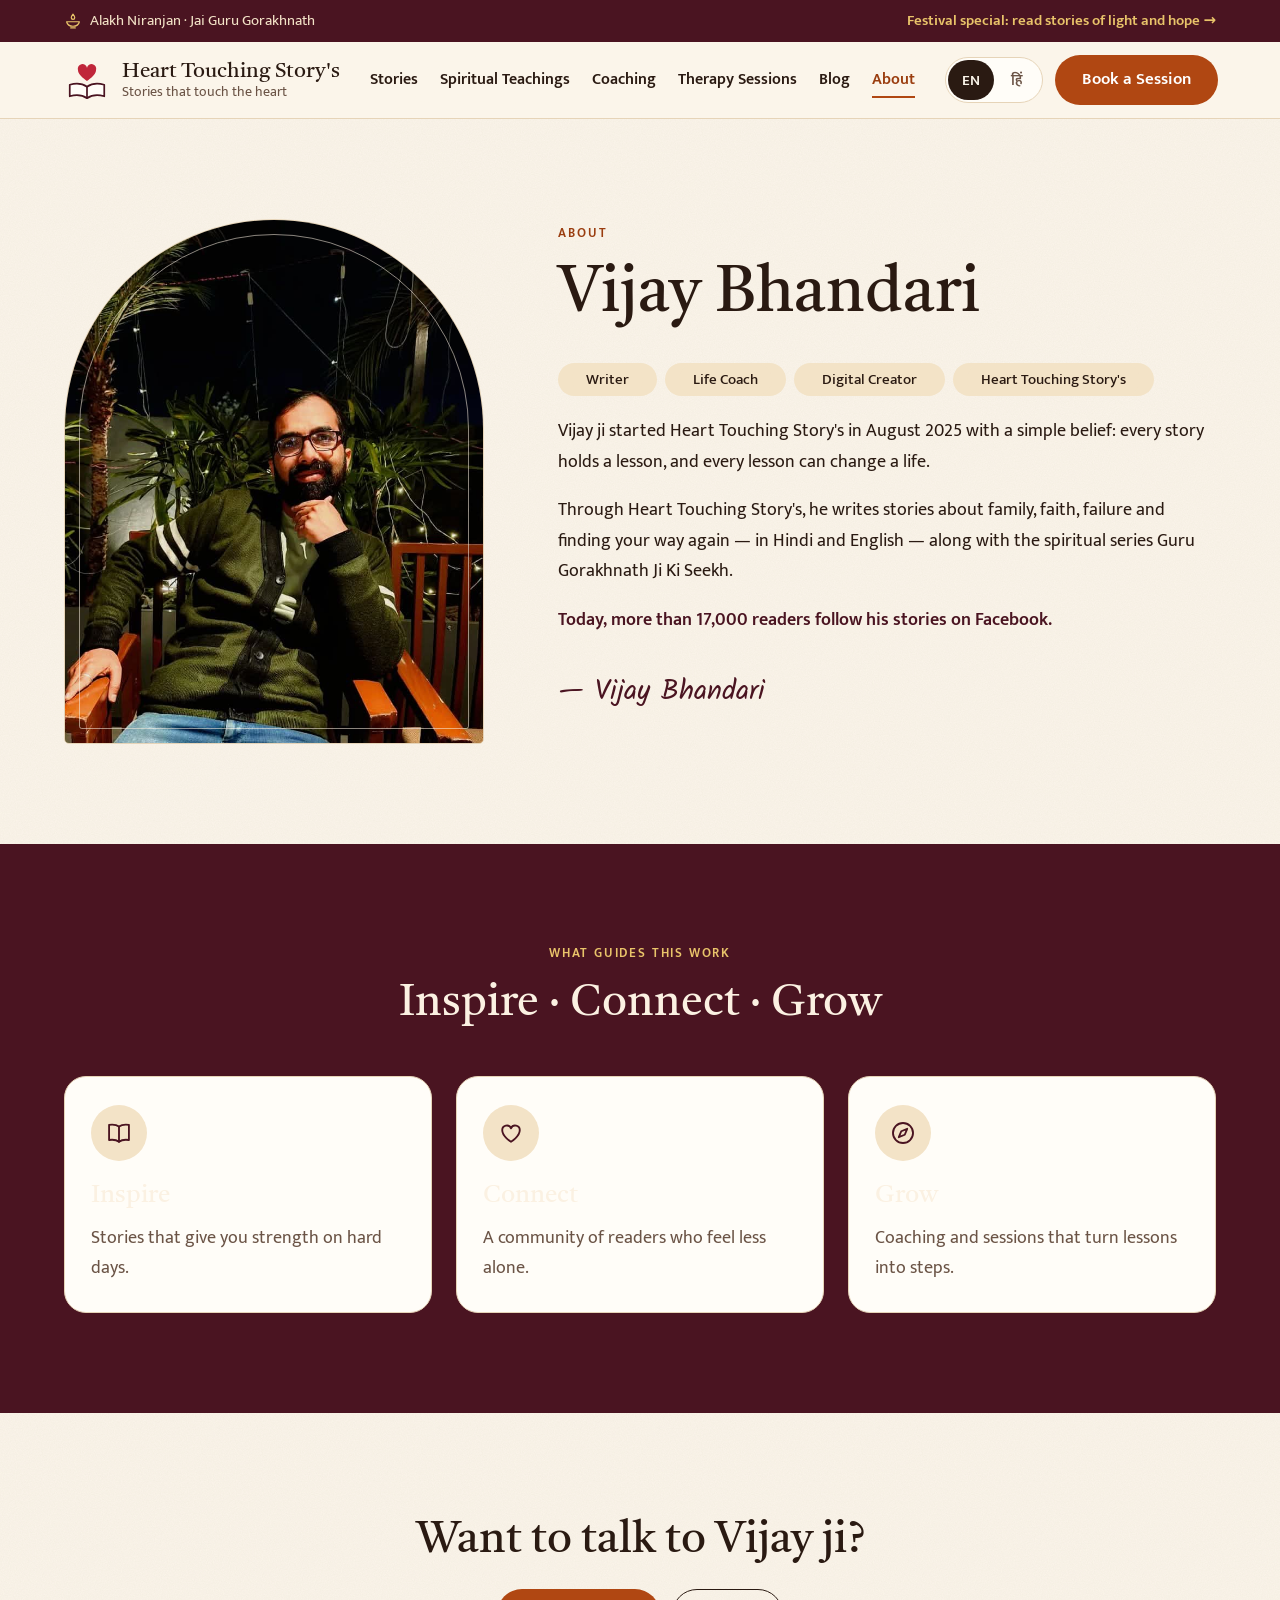
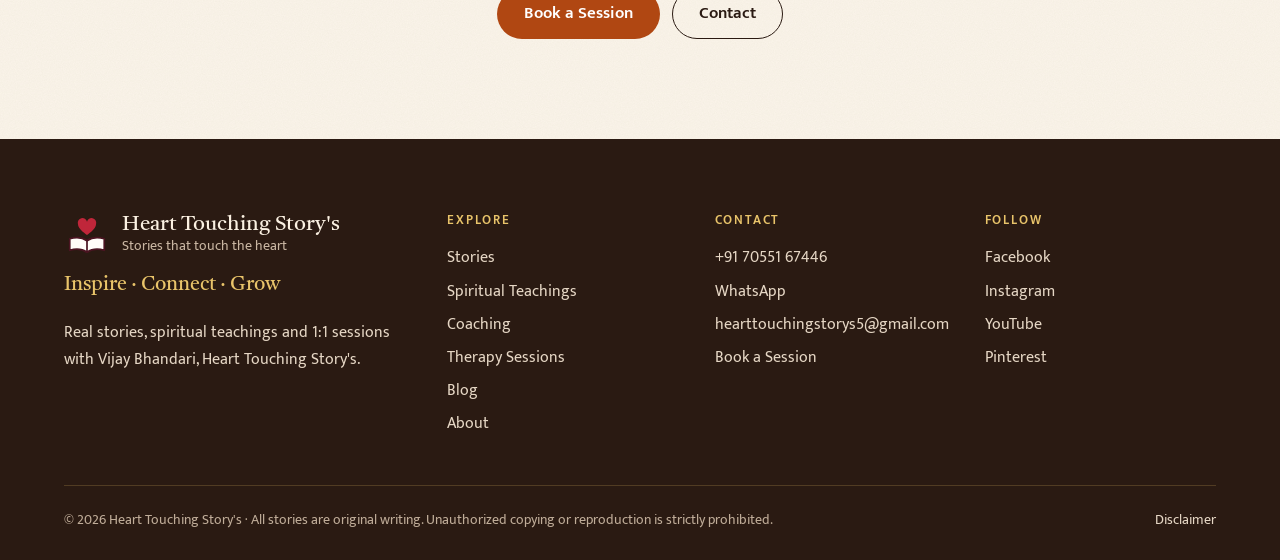
<file: about.html>
<!doctype html>
<html lang="en" data-title-hi="परिचय · Heart Touching Story's">
<head>
<meta charset="utf-8">
<meta name="viewport" content="width=device-width, initial-scale=1">
<title>About Vijay Bhandari · Heart Touching Story's</title>
<meta name="description" content="Vijay Bhandari — writer, life coach and digital creator behind Heart Touching Story's.">
<script>try{document.documentElement.lang=localStorage.getItem('lang')||'en'}catch(e){}document.documentElement.classList.add('js')</script>
<link rel="preconnect" href="https://fonts.googleapis.com">
<link rel="preconnect" href="https://fonts.gstatic.com" crossorigin>
<link rel="stylesheet" href="https://fonts.googleapis.com/css2?family=Kalam&family=Mukta:wght@400;500;600&family=Tiro+Devanagari+Hindi&display=swap">
<link rel="icon" href="assets/favicon.svg" type="image/svg+xml">
<link rel="stylesheet" href="assets/style.css">
<script src="assets/data.js" defer></script>
<script src="assets/app.js" defer></script>
</head>
<body data-page="about">
<div id="hdr"></div>
<main id="main">
  <section class="sec">
    <div class="wrap about">
      <div class="arch rv"><img src="public/Owner%20Image/FB_IMG_1787816218304.jpeg" alt="Vijay Bhandari" width="960" height="960" loading="lazy" decoding="async">
      </div>
      <div class="rv" style="--i:1">
        <span class="label"><span lang="en">About</span><span lang="hi">परिचय</span></span>
        <h1><span lang="en">Vijay Bhandari</span><span lang="hi">विजय भंडारी</span></h1>
        <div class="roles"><span><span lang="en">Writer</span><span lang="hi">लेखक</span></span><span><span lang="en">Life Coach</span><span lang="hi">लाइफ़ कोच</span></span><span><span lang="en">Digital Creator</span><span lang="hi">डिजिटल क्रिएटर</span></span><span><span lang="en">Heart Touching Story's</span><span lang="hi">हार्ट टचिंग स्टोरीज़</span></span></div>
        <p><span lang="en">Vijay ji started Heart Touching Story's in August 2025 with a simple belief: every story holds a lesson, and every lesson can change a life.</span><span lang="hi">विजय जी ने अगस्त 2025 में एक सीधी-सी सोच के साथ Heart Touching Story's शुरू किया: हर कहानी में एक सीख होती है, और हर सीख एक जीवन बदल सकती है।</span></p>
        <p><span lang="en">Through Heart Touching Story's, he writes stories about family, faith, failure and finding your way again — in Hindi and English — along with the spiritual series Guru Gorakhnath Ji Ki Seekh.</span><span lang="hi">हार्ट टचिंग स्टोरीज़ के ज़रिए वे परिवार, आस्था, हार और फिर से राह पाने की कहानियाँ लिखते हैं — हिंदी और अंग्रेज़ी में — और साथ ही आध्यात्मिक शृंखला “गुरु गोरखनाथ जी की सीख” भी।</span></p>
        <p class="community"><span lang="en">Today, more than 17,000 readers follow his stories on Facebook.</span><span lang="hi">आज 17,000 से ज़्यादा पाठक फेसबुक पर उनकी कहानियाँ पढ़ते हैं।</span></p>
        <p class="sig"><span lang="en">— Vijay Bhandari</span><span lang="hi">— विजय भंडारी</span></p>
      </div>
    </div>
  </section>

  <section class="sec band-maroon">
    <div class="wrap">
      <div class="sec-head center rv" style="text-align:center">
        <span class="label"><span lang="en">What guides this work</span><span lang="hi">इस काम का आधार</span></span>
        <h2>Inspire · Connect · Grow</h2>
      </div>
      <div class="grid">
        <div class="card pillar rv" style="--i:0"><span class="ic-wrap"><svg class="ic" aria-hidden="true"><use href="#i-book"/></svg></span>
          <h3><span lang="en">Inspire</span><span lang="hi">प्रेरणा</span></h3>
          <p><span lang="en">Stories that give you strength on hard days.</span><span lang="hi">ऐसी कहानियाँ जो मुश्किल दिनों में हिम्मत दें।</span></p></div>
        <div class="card pillar rv" style="--i:1"><span class="ic-wrap"><svg class="ic" aria-hidden="true"><use href="#i-heart"/></svg></span>
          <h3><span lang="en">Connect</span><span lang="hi">जुड़ाव</span></h3>
          <p><span lang="en">A community of readers who feel less alone.</span><span lang="hi">पाठकों का ऐसा परिवार जहाँ कोई अकेला महसूस न करे।</span></p></div>
        <div class="card pillar rv" style="--i:2"><span class="ic-wrap"><svg class="ic" aria-hidden="true"><use href="#i-compass"/></svg></span>
          <h3><span lang="en">Grow</span><span lang="hi">विकास</span></h3>
          <p><span lang="en">Coaching and sessions that turn lessons into steps.</span><span lang="hi">कोचिंग और सेशन जो सीख को कदमों में बदलें।</span></p></div>
      </div>
    </div>
  </section>

  <section class="sec">
    <div class="wrap center" style="text-align:center;max-width:720px">
      <h2 class="rv"><span lang="en">Want to talk to Vijay ji?</span><span lang="hi">विजय जी से बात करना चाहते हैं?</span></h2>
      <div class="btns rv" style="justify-content:center;--i:1">
        <a class="btn btn-p" href="book.html"><span lang="en">Book a Session</span><span lang="hi">सेशन बुक करें</span></a>
        <a class="btn btn-s" href="contact.html"><span lang="en">Contact</span><span lang="hi">संपर्क</span></a>
      </div>
    </div>
  </section>
</main>
<div id="ftr"></div>
</body>
</html>
</file>
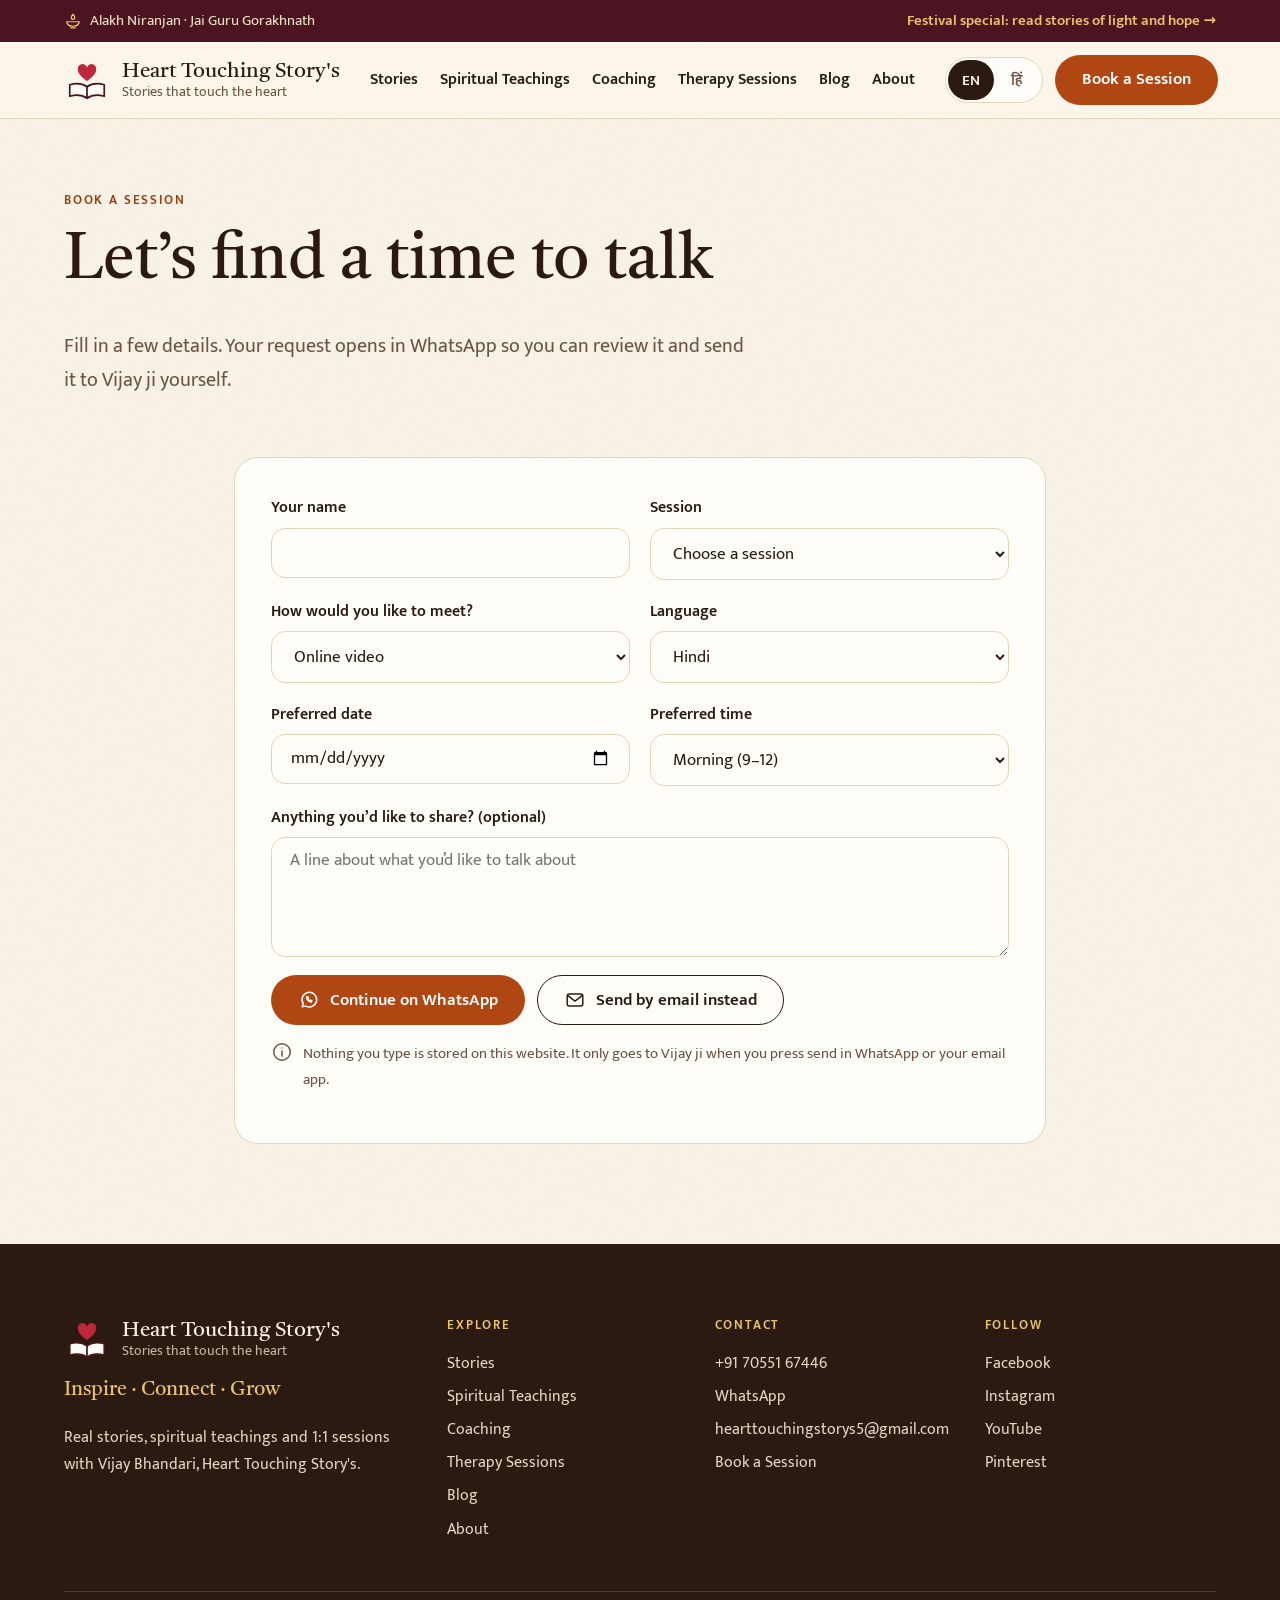
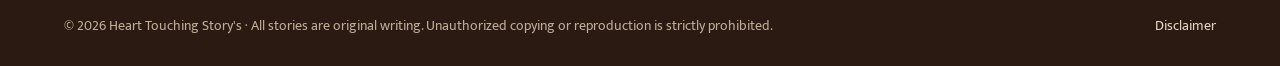
<file: book.html>
<!doctype html>
<html lang="en" data-title-hi="सेशन बुक करें · Heart Touching Story's">
<head>
<meta charset="utf-8">
<meta name="viewport" content="width=device-width, initial-scale=1">
<title>Book a Session · Heart Touching Story's</title>
<meta name="description" content="Request a coaching or therapy session with Vijay Bhandari on WhatsApp.">
<script>try{document.documentElement.lang=localStorage.getItem('lang')||'en'}catch(e){}document.documentElement.classList.add('js')</script>
<link rel="preconnect" href="https://fonts.googleapis.com">
<link rel="preconnect" href="https://fonts.gstatic.com" crossorigin>
<link rel="stylesheet" href="https://fonts.googleapis.com/css2?family=Kalam&family=Mukta:wght@400;500;600&family=Tiro+Devanagari+Hindi&display=swap">
<link rel="icon" href="assets/favicon.svg" type="image/svg+xml">
<link rel="stylesheet" href="assets/style.css">
<script src="assets/data.js" defer></script>
<script src="assets/app.js" defer></script>
</head>
<body data-page="book">
<div id="hdr"></div>
<main id="main">
  <section class="page-head">
    <div class="wrap">
      <span class="label"><span lang="en">Book a Session</span><span lang="hi">सेशन बुक करें</span></span>
      <h1><span lang="en">Let’s find a time to talk</span><span lang="hi">आइए, बात करने का समय तय करें</span></h1>
      <p><span lang="en">Fill in a few details. Your request opens in WhatsApp so you can review it and send it to Vijay ji yourself.</span><span lang="hi">कुछ जानकारी भरें। आपका अनुरोध WhatsApp में खुलेगा, ताकि आप उसे देखकर ख़ुद विजय जी को भेज सकें।</span></p>
    </div>
  </section>
  <section class="sec" style="padding-top:0">
    <div class="wrap" style="max-width:860px">
      <form class="panel rv" id="book-form">
        <div class="form-grid">
          <div class="field">
            <label for="f-name"><span lang="en">Your name</span><span lang="hi">आपका नाम</span></label>
            <input id="f-name" name="name" required autocomplete="name">
          </div>
          <div class="field">
            <label for="f-type"><span lang="en">Session</span><span lang="hi">सेशन</span></label>
            <select id="f-type" name="type" required>
              <option value="" data-en="Choose a session" data-hi="सेशन चुनें">Choose a session</option>
            </select>
          </div>
          <div class="field">
            <label for="f-mode"><span lang="en">How would you like to meet?</span><span lang="hi">कैसे मिलना चाहेंगे?</span></label>
            <select id="f-mode" name="mode">
              <option data-en="Online video" data-hi="ऑनलाइन वीडियो">Online video</option>
              <option data-en="Phone call" data-hi="फ़ोन कॉल">Phone call</option>
            </select>
          </div>
          <div class="field">
            <label for="f-lang"><span lang="en">Language</span><span lang="hi">भाषा</span></label>
            <select id="f-lang" name="lang">
              <option data-en="Hindi" data-hi="हिंदी">Hindi</option>
              <option data-en="English" data-hi="अंग्रेज़ी">English</option>
              <option data-en="Both" data-hi="दोनों">Both</option>
            </select>
          </div>
          <div class="field">
            <label for="f-date"><span lang="en">Preferred date</span><span lang="hi">पसंदीदा तारीख</span></label>
            <input type="date" id="f-date" name="date" required>
          </div>
          <div class="field">
            <label for="f-time"><span lang="en">Preferred time</span><span lang="hi">पसंदीदा समय</span></label>
            <select id="f-time" name="time">
              <option data-en="Morning (9–12)" data-hi="सुबह (9–12)">Morning (9–12)</option>
              <option data-en="Afternoon (12–4)" data-hi="दोपहर (12–4)">Afternoon (12–4)</option>
              <option data-en="Evening (4–8)" data-hi="शाम (4–8)">Evening (4–8)</option>
            </select>
          </div>
        </div>
        <div class="field">
          <label for="f-msg"><span lang="en">Anything you’d like to share? (optional)</span><span lang="hi">कुछ बताना चाहें? (वैकल्पिक)</span></label>
          <textarea id="f-msg" name="msg" data-ph-en="A line about what you’d like to talk about" data-ph-hi="आप किस बारे में बात करना चाहते हैं, एक पंक्ति में"></textarea>
        </div>
        <div class="btns">
          <button type="submit" class="btn btn-p"><svg class="ic" aria-hidden="true"><use href="#i-wa"/></svg><span lang="en">Continue on WhatsApp</span><span lang="hi">WhatsApp पर आगे बढ़ें</span></button>
          <button type="button" class="btn btn-s" id="by-email"><svg class="ic" aria-hidden="true"><use href="#i-mail"/></svg><span lang="en">Send by email instead</span><span lang="hi">ईमेल से भेजें</span></button>
        </div>
        <p class="privacy-note"><svg class="ic" aria-hidden="true"><use href="#i-info"/></svg><span><span lang="en">Nothing you type is stored on this website. It only goes to Vijay ji when you press send in WhatsApp or your email app.</span><span lang="hi">आप जो लिखते हैं, वह इस वेबसाइट पर सेव नहीं होता। यह तभी विजय जी तक पहुँचता है जब आप WhatsApp या ईमेल में भेजें दबाते हैं।</span></span></p>
      </form>
    </div>
  </section>
</main>
<div id="ftr"></div>
</body>
</html>
</file>
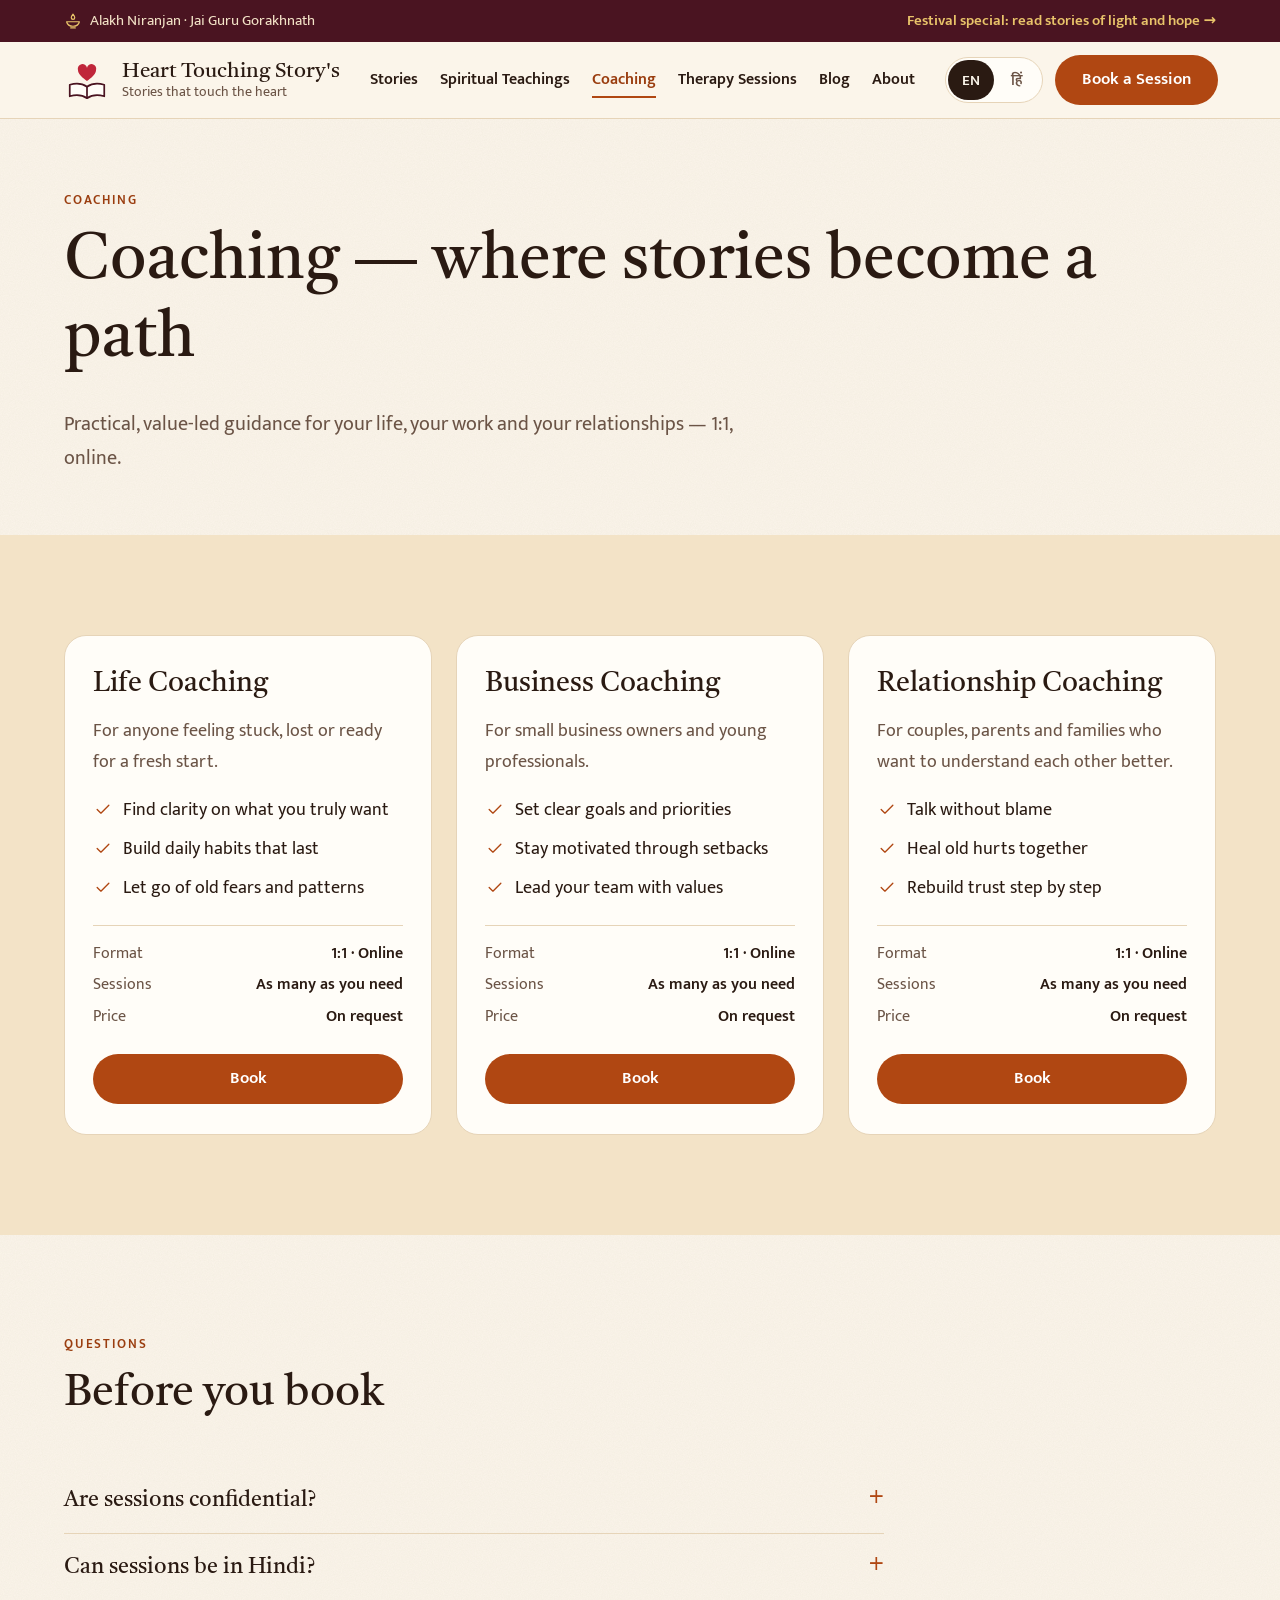
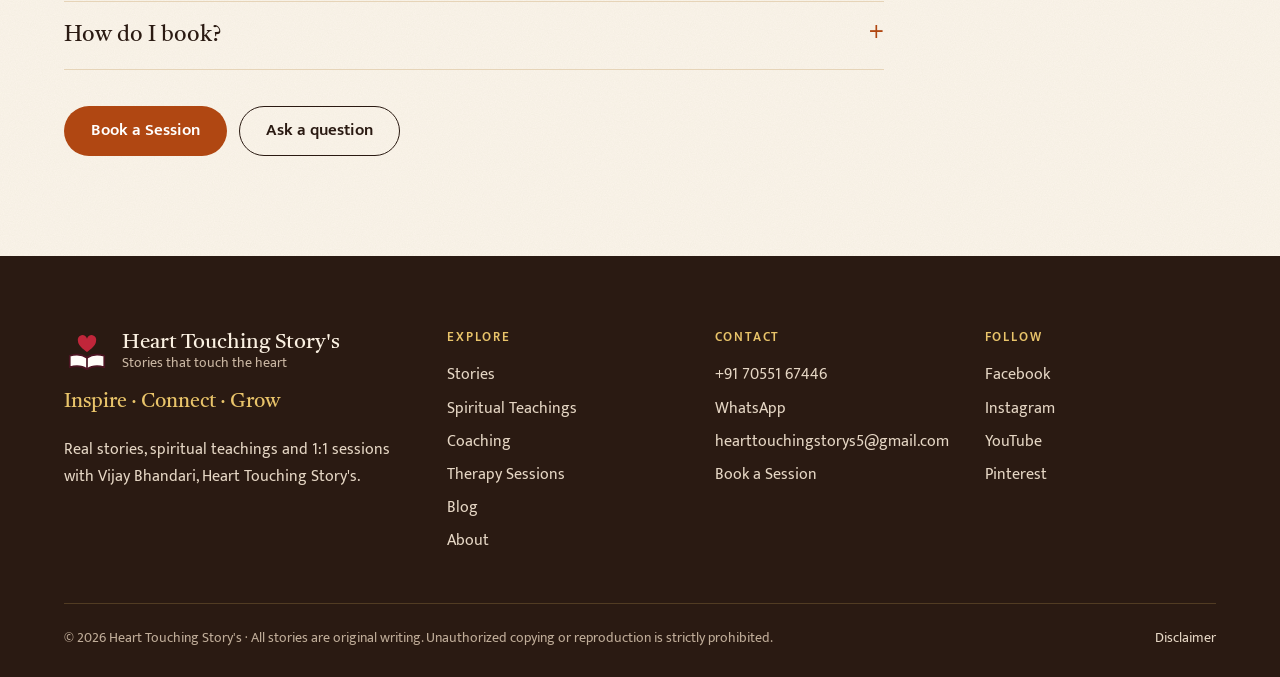
<file: coaching.html>
<!doctype html>
<html lang="en" data-title-hi="कोचिंग · Heart Touching Story's">
<head>
<meta charset="utf-8">
<meta name="viewport" content="width=device-width, initial-scale=1">
<title>Coaching · Heart Touching Story's</title>
<meta name="description" content="Life, business and relationship coaching with Vijay Bhandari — 1:1, online.">
<script>try{document.documentElement.lang=localStorage.getItem('lang')||'en'}catch(e){}document.documentElement.classList.add('js')</script>
<link rel="preconnect" href="https://fonts.googleapis.com">
<link rel="preconnect" href="https://fonts.gstatic.com" crossorigin>
<link rel="stylesheet" href="https://fonts.googleapis.com/css2?family=Kalam&family=Mukta:wght@400;500;600&family=Tiro+Devanagari+Hindi&display=swap">
<link rel="icon" href="assets/favicon.svg" type="image/svg+xml">
<link rel="stylesheet" href="assets/style.css">
<script src="assets/data.js" defer></script>
<script src="assets/app.js" defer></script>
</head>
<body data-page="coaching" class="has-sticky">
<div id="hdr"></div>
<main id="main">
  <section class="page-head">
    <div class="wrap">
      <span class="label"><span lang="en">Coaching</span><span lang="hi">कोचिंग</span></span>
      <h1><span lang="en">Coaching — where stories become a path</span><span lang="hi">कोचिंग — जहाँ कहानियाँ रास्ता बनती हैं</span></h1>
      <p><span lang="en">Practical, value-led guidance for your life, your work and your relationships — 1:1, online.</span><span lang="hi">जीवन, काम और रिश्तों के लिए व्यावहारिक, मूल्यों पर आधारित मार्गदर्शन — 1:1, ऑनलाइन।</span></p>
    </div>
  </section>
  <section class="sec band-sandal">
    <div class="wrap">
      <div class="grid" id="coach-cards"></div>
    </div>
  </section>
  <section class="sec">
    <div class="wrap">
      <div class="sec-head rv">
        <span class="label"><span lang="en">Questions</span><span lang="hi">सवाल</span></span>
        <h2><span lang="en">Before you book</span><span lang="hi">बुक करने से पहले</span></h2>
      </div>
      <div class="faq" id="faq"></div>
      <div class="btns" style="margin-top:36px">
        <a class="btn btn-p" href="book.html"><span lang="en">Book a Session</span><span lang="hi">सेशन बुक करें</span></a>
        <a class="btn btn-s" href="contact.html"><span lang="en">Ask a question</span><span lang="hi">सवाल पूछें</span></a>
      </div>
    </div>
  </section>
</main>
<div class="sticky-cta">
  <a class="btn btn-s" href="https://wa.me/917055167446" target="_blank" rel="noopener">WhatsApp</a>
  <a class="btn btn-p" href="book.html"><span lang="en">Book a Session</span><span lang="hi">सेशन बुक करें</span></a>
</div>
<div id="ftr"></div>
</body>
</html>
</file>
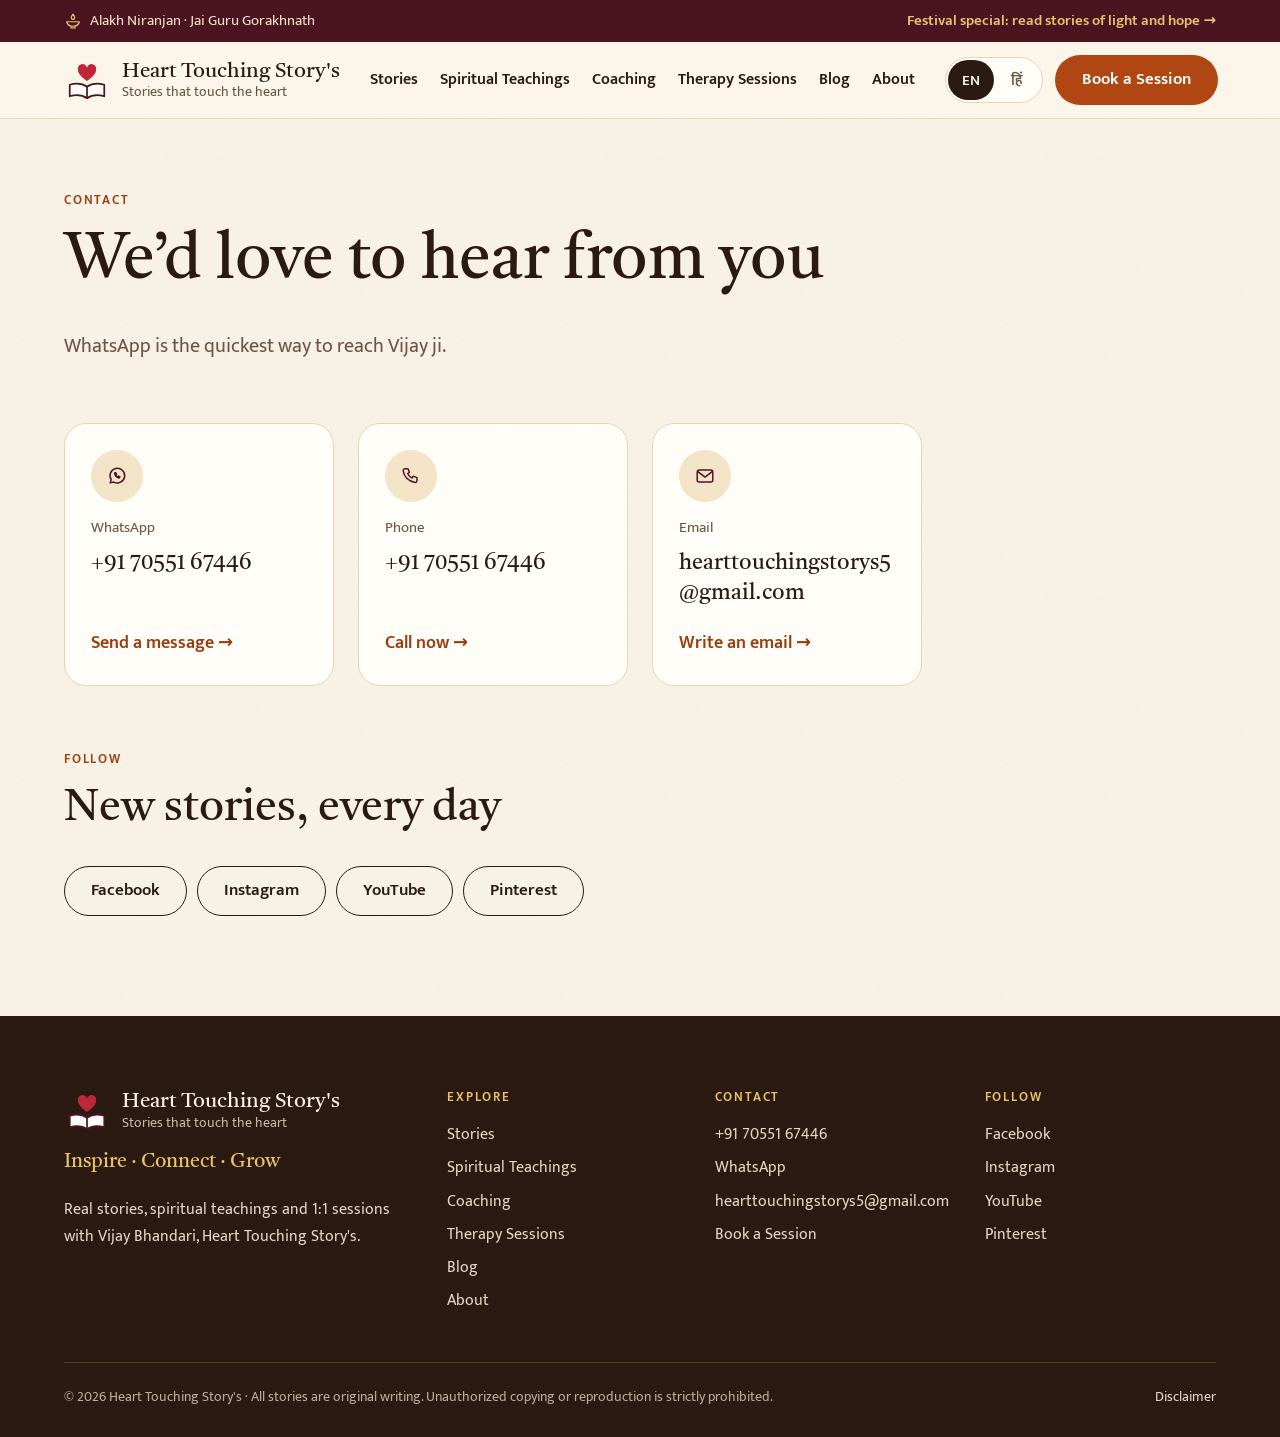
<file: contact.html>
<!doctype html>
<html lang="en" data-title-hi="संपर्क · Heart Touching Story's">
<head>
<meta charset="utf-8">
<meta name="viewport" content="width=device-width, initial-scale=1">
<title>Contact · Heart Touching Story's</title>
<meta name="description" content="Contact Vijay Bhandari of Heart Touching Story's — phone, WhatsApp and email.">
<script>try{document.documentElement.lang=localStorage.getItem('lang')||'en'}catch(e){}document.documentElement.classList.add('js')</script>
<link rel="preconnect" href="https://fonts.googleapis.com">
<link rel="preconnect" href="https://fonts.gstatic.com" crossorigin>
<link rel="stylesheet" href="https://fonts.googleapis.com/css2?family=Kalam&family=Mukta:wght@400;500;600&family=Tiro+Devanagari+Hindi&display=swap">
<link rel="icon" href="assets/favicon.svg" type="image/svg+xml">
<link rel="stylesheet" href="assets/style.css">
<script src="assets/data.js" defer></script>
<script src="assets/app.js" defer></script>
</head>
<body data-page="contact">
<div id="hdr"></div>
<main id="main">
  <section class="page-head">
    <div class="wrap">
      <span class="label"><span lang="en">Contact</span><span lang="hi">संपर्क</span></span>
      <h1><span lang="en">We’d love to hear from you</span><span lang="hi">आपसे बात करके ख़ुशी होगी</span></h1>
      <p><span lang="en">WhatsApp is the quickest way to reach Vijay ji.</span><span lang="hi">विजय जी तक पहुँचने का सबसे आसान तरीका WhatsApp है।</span></p>
    </div>
  </section>
  <section class="sec" style="padding-top:0">
    <div class="wrap">
      <div class="grid g4">
        <a class="card contact-card rv" style="--i:0" href="https://wa.me/917055167446" target="_blank" rel="noopener"><span class="ic-wrap"><svg class="ic" aria-hidden="true"><use href="#i-wa"/></svg></span>
          <span class="meta">WhatsApp</span><b>+91 70551 67446</b><span class="more"><span lang="en">Send a message →</span><span lang="hi">संदेश भेजें →</span></span></a>
        <a class="card contact-card rv" style="--i:1" href="tel:+917055167446"><span class="ic-wrap"><svg class="ic" aria-hidden="true"><use href="#i-phone"/></svg></span>
          <span class="meta"><span lang="en">Phone</span><span lang="hi">फ़ोन</span></span><b>+91 70551 67446</b><span class="more"><span lang="en">Call now →</span><span lang="hi">कॉल करें →</span></span></a>
        <a class="card contact-card rv" style="--i:2" href="mailto:hearttouchingstorys5@gmail.com"><span class="ic-wrap"><svg class="ic" aria-hidden="true"><use href="#i-mail"/></svg></span>
          <span class="meta"><span lang="en">Email</span><span lang="hi">ईमेल</span></span><b>hearttouchingstorys5@gmail.com</b><span class="more"><span lang="en">Write an email →</span><span lang="hi">ईमेल लिखें →</span></span></a>
      </div>
      <div class="sec-head rv" style="margin:64px 0 20px">
        <span class="label"><span lang="en">Follow</span><span lang="hi">फ़ॉलो करें</span></span>
        <h2><span lang="en">New stories, every day</span><span lang="hi">हर दिन नई कहानियाँ</span></h2>
      </div>
      <div class="follow rv">
        <a class="btn btn-s" href="https://www.facebook.com/hearttouchingstoryss" target="_blank" rel="noopener">Facebook</a>
        <a class="btn btn-s" href="https://www.instagram.com/hearttouching_storys/" target="_blank" rel="noopener">Instagram</a>
        <a class="btn btn-s" href="https://www.youtube.com/@hearttouchingsstorys" target="_blank" rel="noopener">YouTube</a>
        <a class="btn btn-s" href="https://pin.it/2XN9u3iZh" target="_blank" rel="noopener">Pinterest</a>
      </div>
    </div>
  </section>
</main>
<div id="ftr"></div>
</body>
</html>
</file>
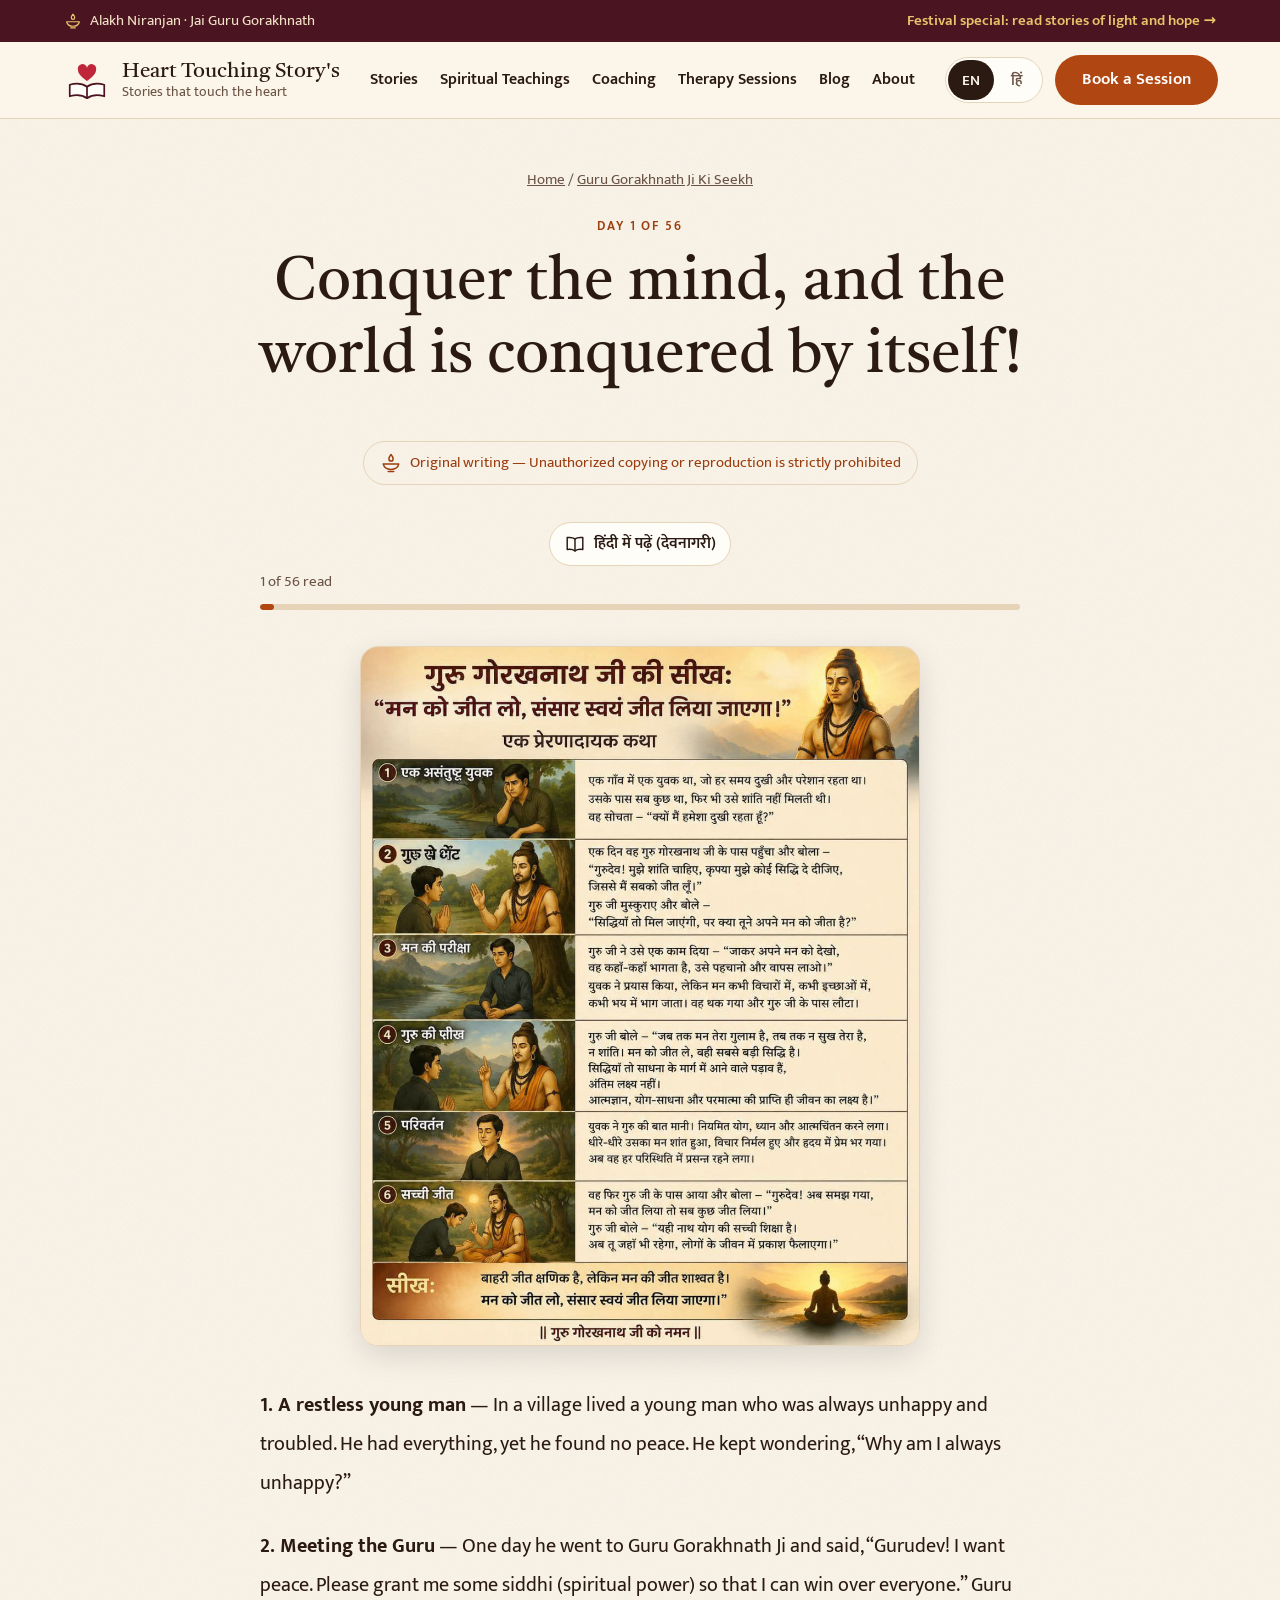
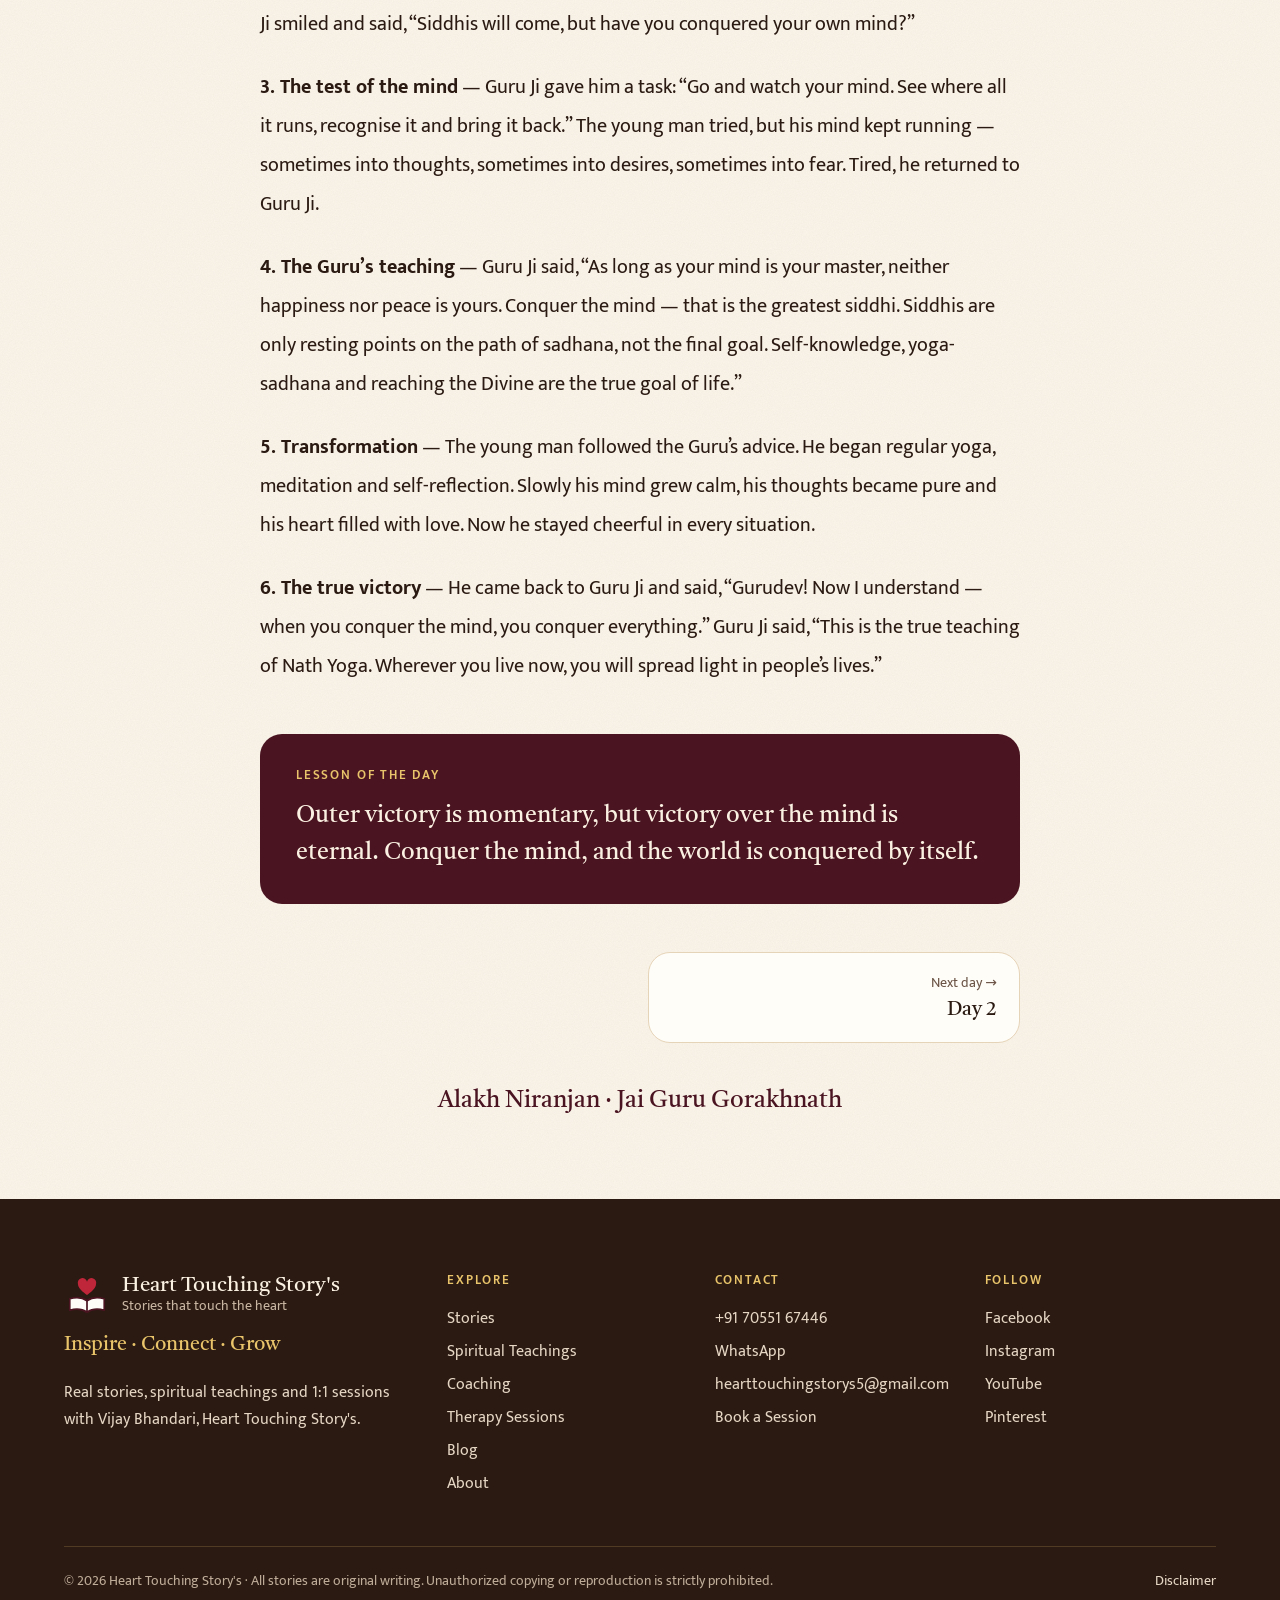
<file: edition.html>
<!doctype html>
<html lang="en">
<head>
<meta charset="utf-8">
<meta name="viewport" content="width=device-width, initial-scale=1">
<title>Day · Guru Gorakhnath Ji Ki Seekh</title>
<meta name="description" content="One day of Guru Gorakhnath Ji Ki Seekh by Vijay Bhandari.">
<script>try{document.documentElement.lang=localStorage.getItem('lang')||'en'}catch(e){}document.documentElement.classList.add('js')</script>
<link rel="preconnect" href="https://fonts.googleapis.com">
<link rel="preconnect" href="https://fonts.gstatic.com" crossorigin>
<link rel="stylesheet" href="https://fonts.googleapis.com/css2?family=Kalam&family=Mukta:wght@400;500;600&family=Tiro+Devanagari+Hindi&display=swap">
<link rel="icon" href="assets/favicon.svg" type="image/svg+xml">
<link rel="stylesheet" href="assets/style.css">
<script src="assets/data.js" defer></script>
<script src="assets/seekh-days.js" defer></script>
<script src="assets/app.js" defer></script>
</head>
<body data-page="edition">
<div id="hdr"></div>
<main id="main"><article id="edition" style="padding-bottom:80px"></article></main>
<div id="ftr"></div>
</body>
</html>
</file>
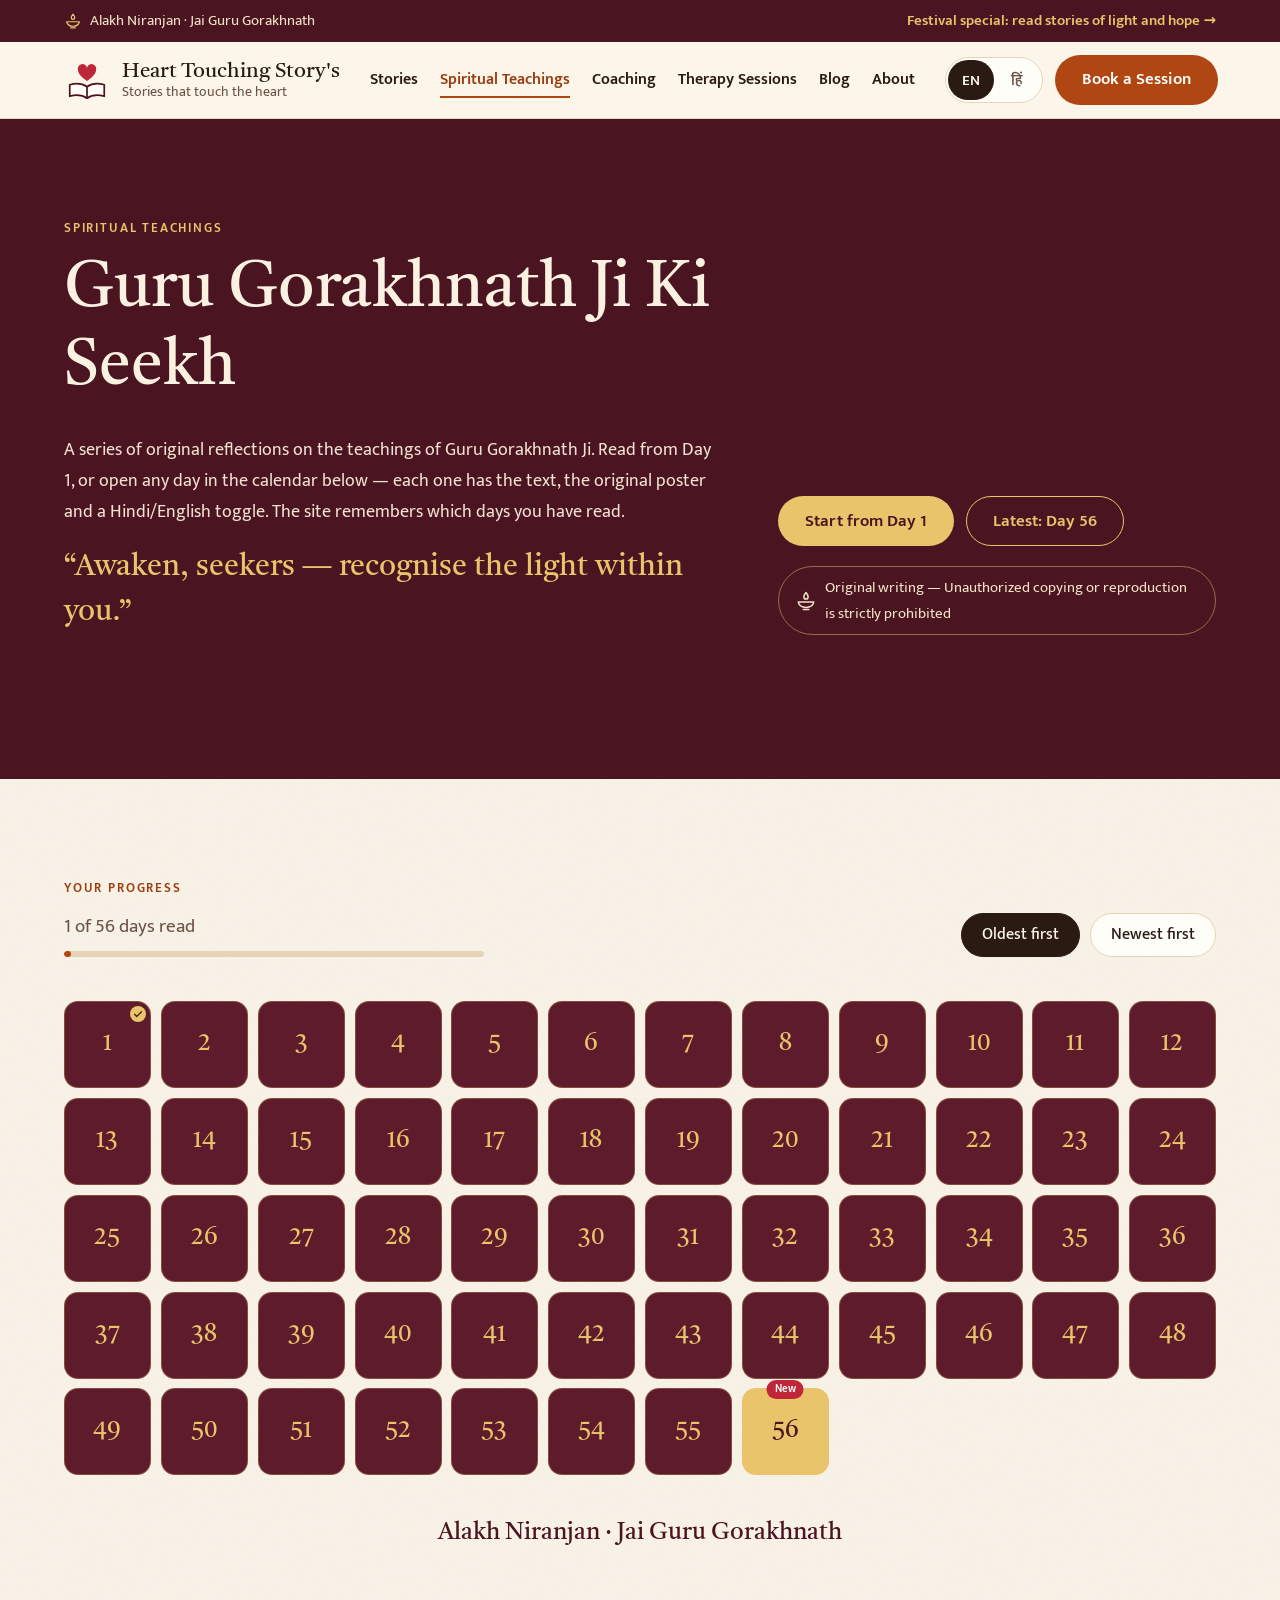
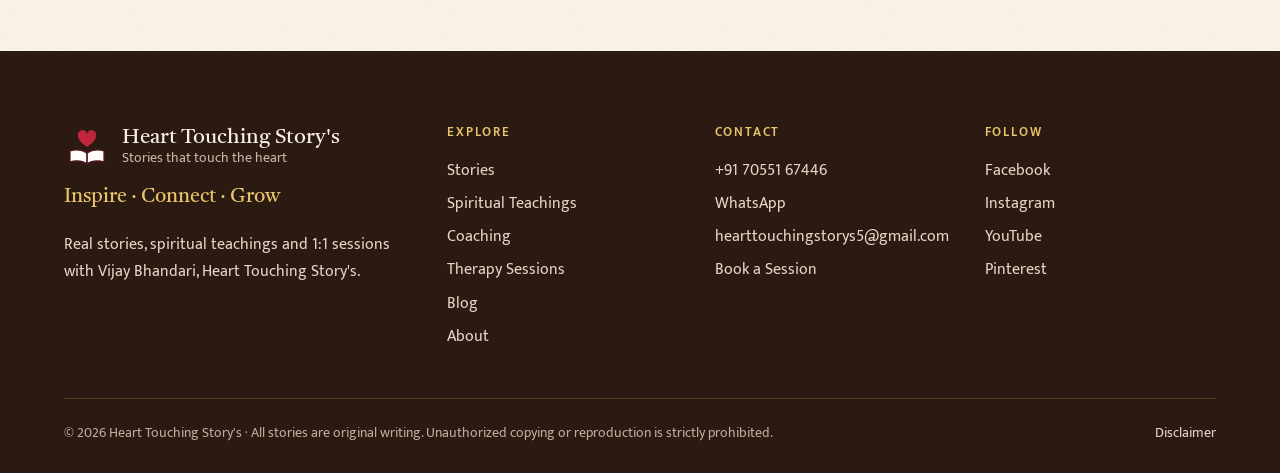
<file: seekh.html>
<!doctype html>
<html lang="en" data-title-hi="गुरु गोरखनाथ जी की सीख · Heart Touching Story's">
<head>
<meta charset="utf-8">
<meta name="viewport" content="width=device-width, initial-scale=1">
<title>Guru Gorakhnath Ji Ki Seekh · Heart Touching Story's</title>
<meta name="description" content="Original reflections on the teachings of Guru Gorakhnath Ji by Vijay Bhandari — every day in one place.">
<script>try{document.documentElement.lang=localStorage.getItem('lang')||'en'}catch(e){}document.documentElement.classList.add('js')</script>
<link rel="preconnect" href="https://fonts.googleapis.com">
<link rel="preconnect" href="https://fonts.gstatic.com" crossorigin>
<link rel="stylesheet" href="https://fonts.googleapis.com/css2?family=Kalam&family=Mukta:wght@400;500;600&family=Tiro+Devanagari+Hindi&display=swap">
<link rel="icon" href="assets/favicon.svg" type="image/svg+xml">
<link rel="stylesheet" href="assets/style.css">
<script src="assets/data.js" defer></script>
<script src="assets/app.js" defer></script>
</head>
<body data-page="seekh">
<div id="hdr"></div>
<main id="main">
  <section class="sec band-maroon">
    <div class="wrap">
      <div class="seekh-top">
        <div class="rv">
          <span class="label"><span lang="en">Spiritual Teachings</span><span lang="hi">आध्यात्मिक सीख</span></span>
          <h1 style="color:var(--cream)"><span lang="en">Guru Gorakhnath Ji Ki Seekh</span><span lang="hi">गुरु गोरखनाथ जी की सीख</span></h1>
          <p><span lang="en">A series of original reflections on the teachings of Guru Gorakhnath Ji. Read from Day 1, or open any day in the calendar below — each one has the text, the original poster and a Hindi/English toggle. The site remembers which days you have read.</span><span lang="hi">गुरु गोरखनाथ जी की शिक्षाओं पर मौलिक चिंतन की शृंखला। पहले दिन से पढ़ें या नीचे कैलेंडर में कोई भी दिन खोलें — साइट याद रखती है कि आपने कौन-से पढ़ लिए।</span></p>
          <p class="seekh-line"><span lang="en">“Awaken, seekers — recognise the light within you.”</span><span lang="hi">“जागो साधकों, जागो — अपने भीतर के प्रकाश को पहचानो।”</span></p>
        </div>
        <div class="rv" style="--i:1">
          <div class="btns">
            <a class="btn btn-g" href="edition.html?n=1"><span lang="en">Start from Day 1</span><span lang="hi">पहले दिन से पढ़ें</span></a>
            <a class="btn btn-o" href="edition.html?n=56"><span lang="en">Latest: Day 56</span><span lang="hi">नवीनतम: दिन ५६</span></a>
          </div>
          <span class="badge"><svg class="ic" aria-hidden="true"><use href="#i-diya"/></svg><span lang="en">Original writing — Unauthorized copying or reproduction is strictly prohibited</span><span lang="hi">मौलिक लेखन — बिना अनुमति कॉपी या पुनःप्रकाशन सख़्त वर्जित है</span></span>
        </div>
      </div>
    </div>
  </section>
  <section class="sec">
    <div class="wrap">
      <div class="sec-head split">
        <div style="flex:1;min-width:260px;max-width:420px">
          <span class="label"><span lang="en">Your progress</span><span lang="hi">आपकी प्रगति</span></span>
          <p id="seekh-progress" style="margin:0"></p>
          <div class="bar"><i id="seekh-bar" style="width:0"></i></div>
        </div>
        <div class="chips" id="order" role="group" aria-label="Order" style="margin:0">
          <button type="button" class="chip" data-order="asc" aria-pressed="true"><span lang="en">Oldest first</span><span lang="hi">पहले से</span></button>
          <button type="button" class="chip" data-order="desc" aria-pressed="false"><span lang="en">Newest first</span><span lang="hi">नए से</span></button>
        </div>
      </div>
      <div><div class="eds" id="seekh-grid"></div></div>
      <p class="closing"><span lang="en">Alakh Niranjan · Jai Guru Gorakhnath</span><span lang="hi">अलख निरंजन · जय गुरु गोरखनाथ</span></p>
    </div>
  </section>
</main>
<div id="ftr"></div>
</body>
</html>
</file>
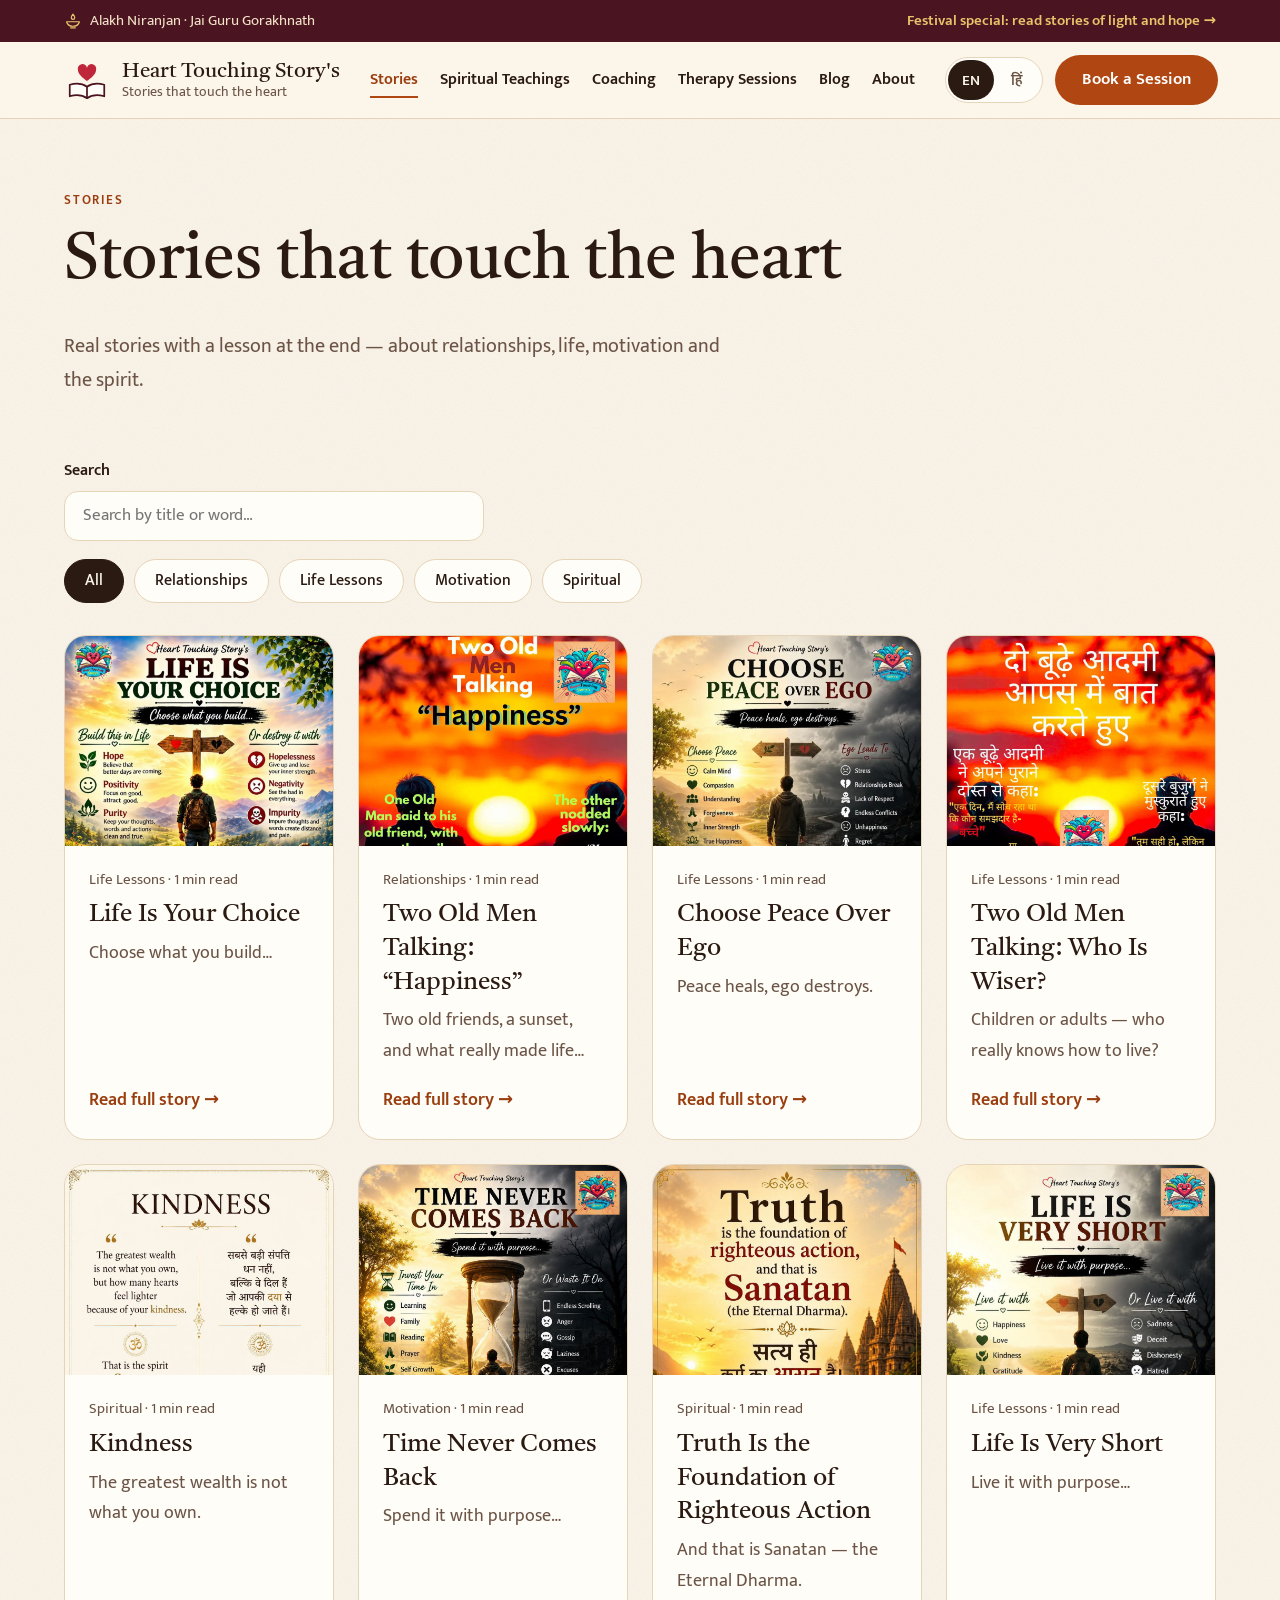
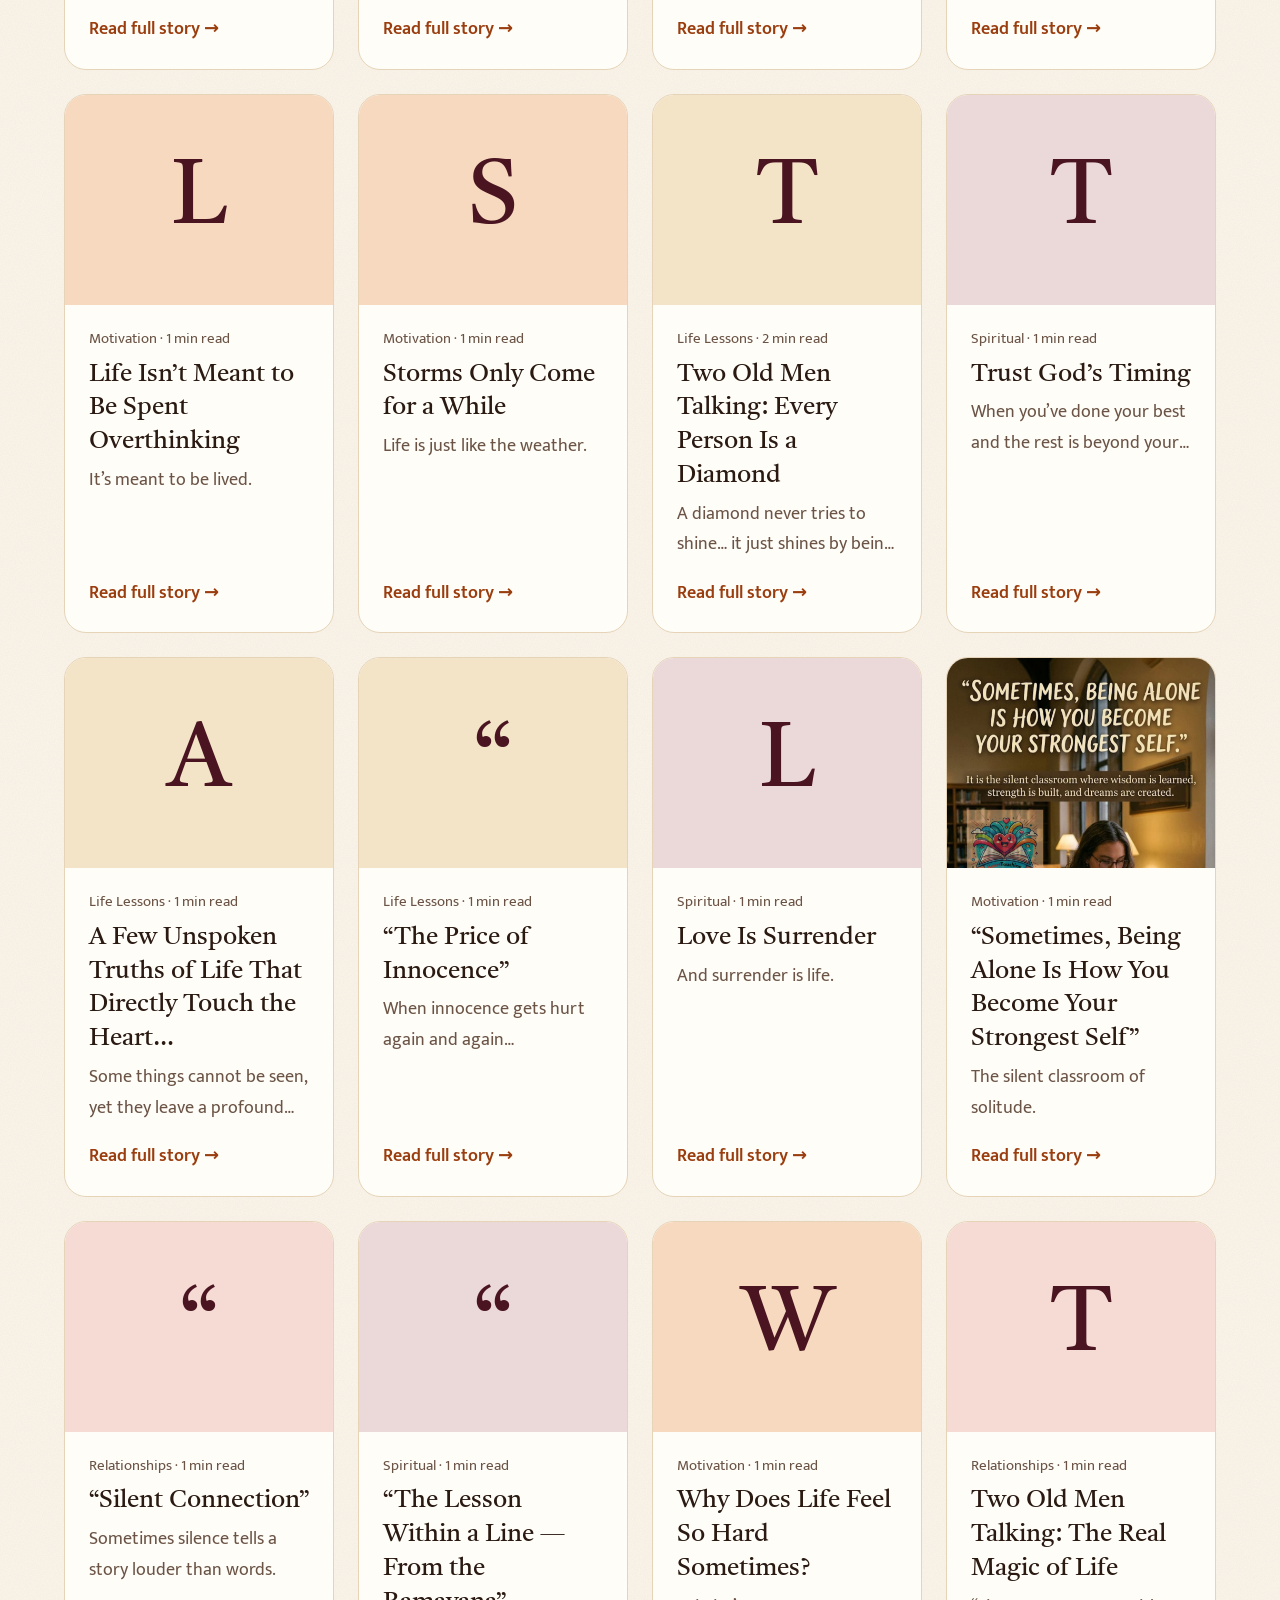
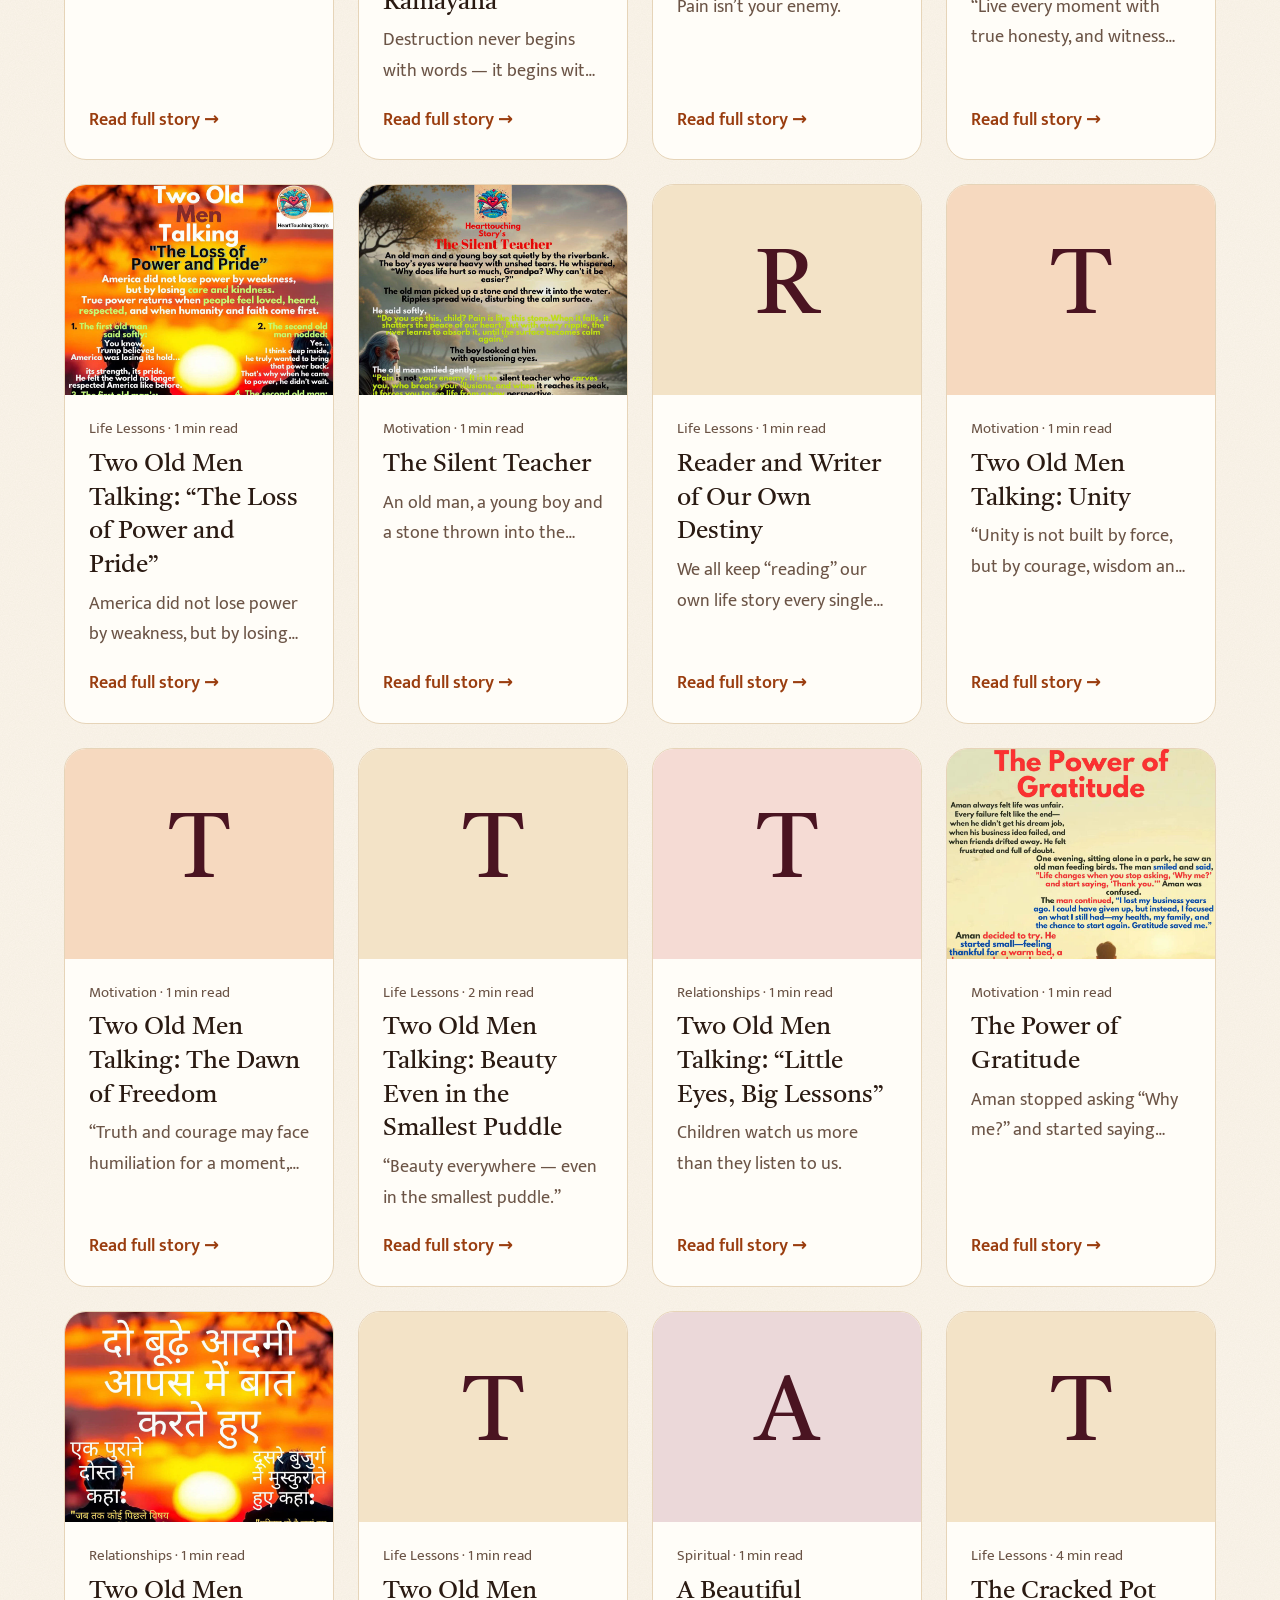
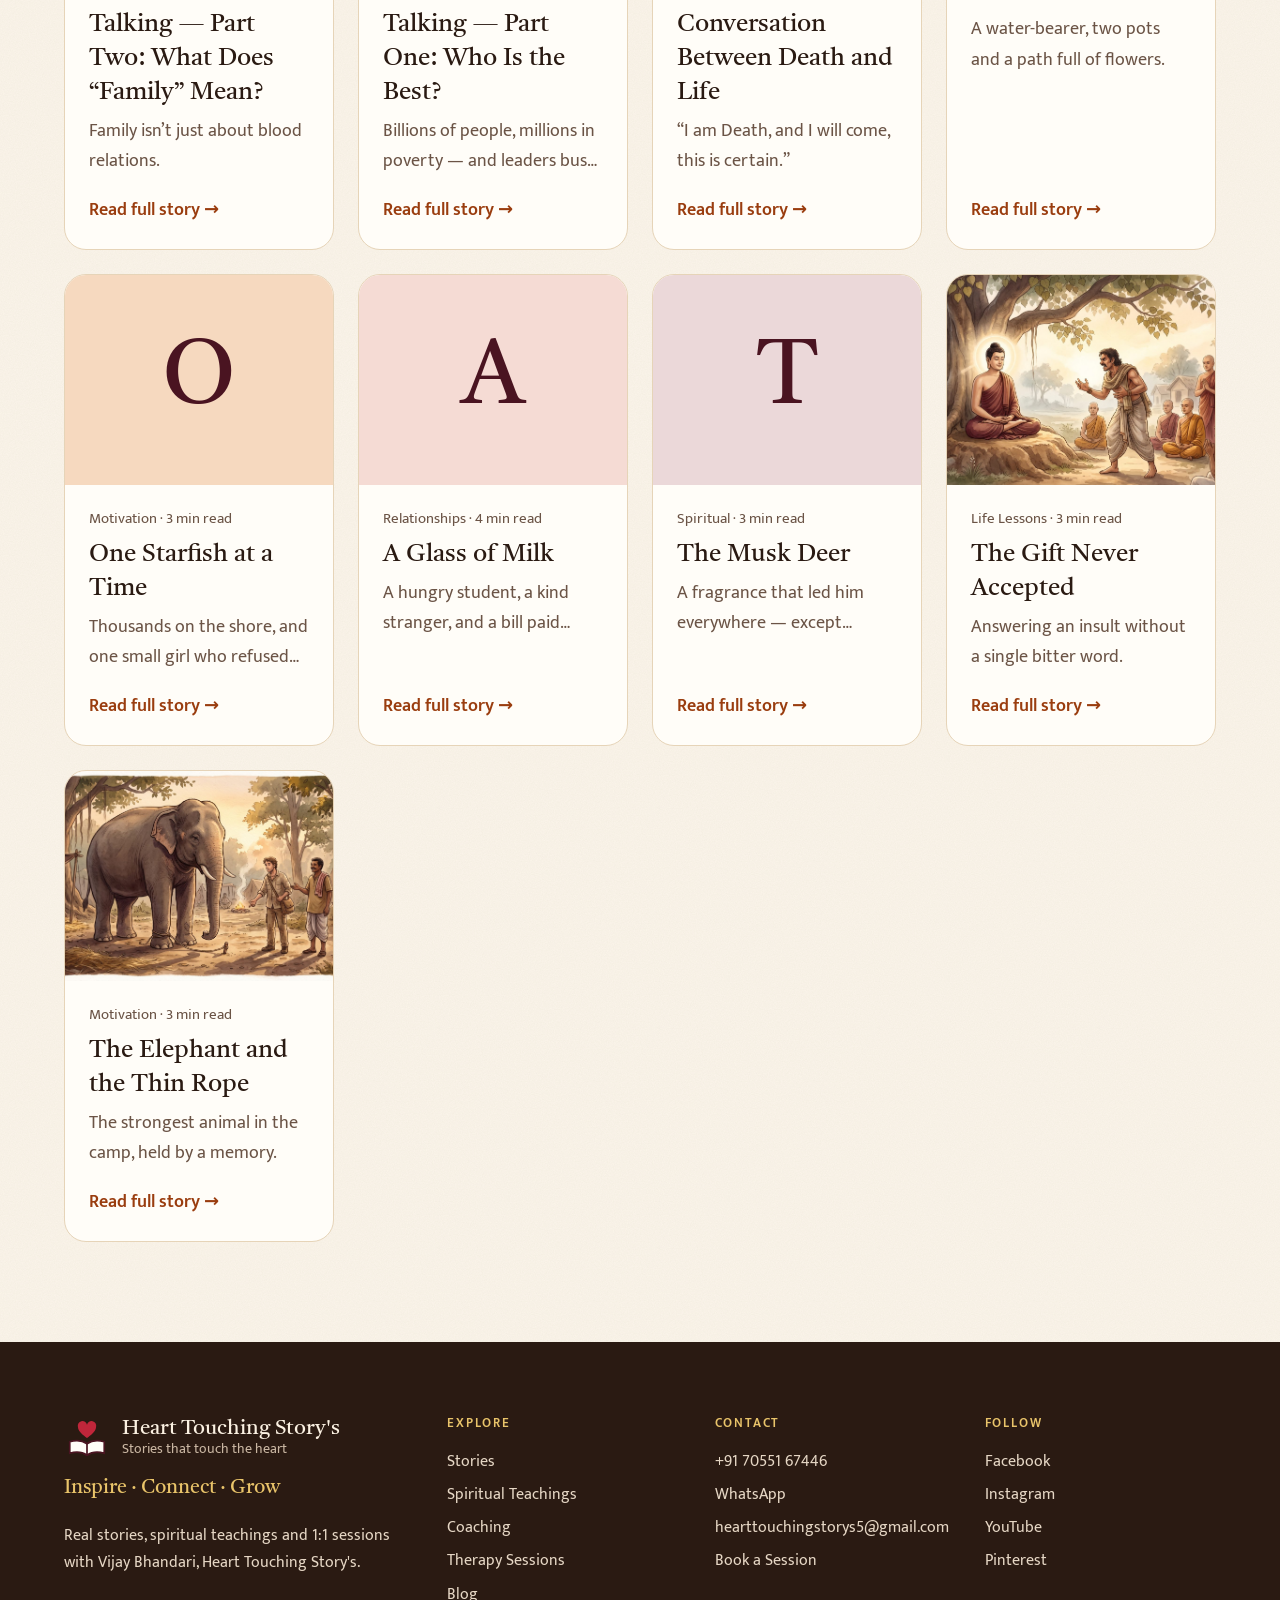
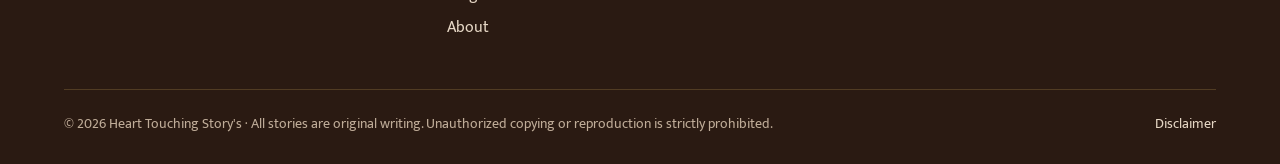
<file: stories.html>
<!doctype html>
<html lang="en" data-title-hi="कहानियाँ · Heart Touching Story's">
<head>
<meta charset="utf-8">
<meta name="viewport" content="width=device-width, initial-scale=1">
<title>Stories · Heart Touching Story's</title>
<meta name="description" content="Motivational, spiritual and real-life stories by Vijay Bhandari, in English and Hindi.">
<script>try{document.documentElement.lang=localStorage.getItem('lang')||'en'}catch(e){}document.documentElement.classList.add('js')</script>
<link rel="preconnect" href="https://fonts.googleapis.com">
<link rel="preconnect" href="https://fonts.gstatic.com" crossorigin>
<link rel="stylesheet" href="https://fonts.googleapis.com/css2?family=Kalam&family=Mukta:wght@400;500;600&family=Tiro+Devanagari+Hindi&display=swap">
<link rel="icon" href="assets/favicon.svg" type="image/svg+xml">
<link rel="stylesheet" href="assets/style.css">
<script src="assets/data.js" defer></script>
<script src="assets/motivational.js" defer></script>
<script src="assets/app.js" defer></script>
</head>
<body data-page="stories">
<div id="hdr"></div>
<main id="main">
  <section class="page-head">
    <div class="wrap">
      <span class="label" id="list-label"><span lang="en">Stories</span><span lang="hi">कहानियाँ</span></span>
      <h1 id="list-title"><span lang="en">Stories that touch the heart</span><span lang="hi">दिल को छू जाने वाली कहानियाँ</span></h1>
      <p id="list-intro"><span lang="en">Real stories with a lesson at the end — about relationships, life, motivation and the spirit.</span><span lang="hi">हर कहानी के अंत में एक सीख — रिश्तों, जीवन, प्रेरणा और अध्यात्म की कहानियाँ।</span></p>
    </div>
  </section>
  <section class="sec" style="padding-top:0">
    <div class="wrap">
      <div class="field search">
        <label for="search"><span lang="en">Search</span><span lang="hi">खोजें</span></label>
        <input type="search" id="search" data-ph-en="Search by title or word…" data-ph-hi="शीर्षक या शब्द से खोजें…">
      </div>
      <div class="chips" id="list-chips" role="group" aria-label="Filter by category"></div>
      <div class="grid g4" id="list-grid"></div>
      <p class="empty" id="list-empty" hidden><span lang="en">No stories match yet. Try another word or category.</span><span lang="hi">अभी कोई कहानी नहीं मिली। कोई और शब्द या श्रेणी आज़माएँ।</span></p>
    </div>
  </section>
</main>
<div id="ftr"></div>
</body>
</html>
</file>
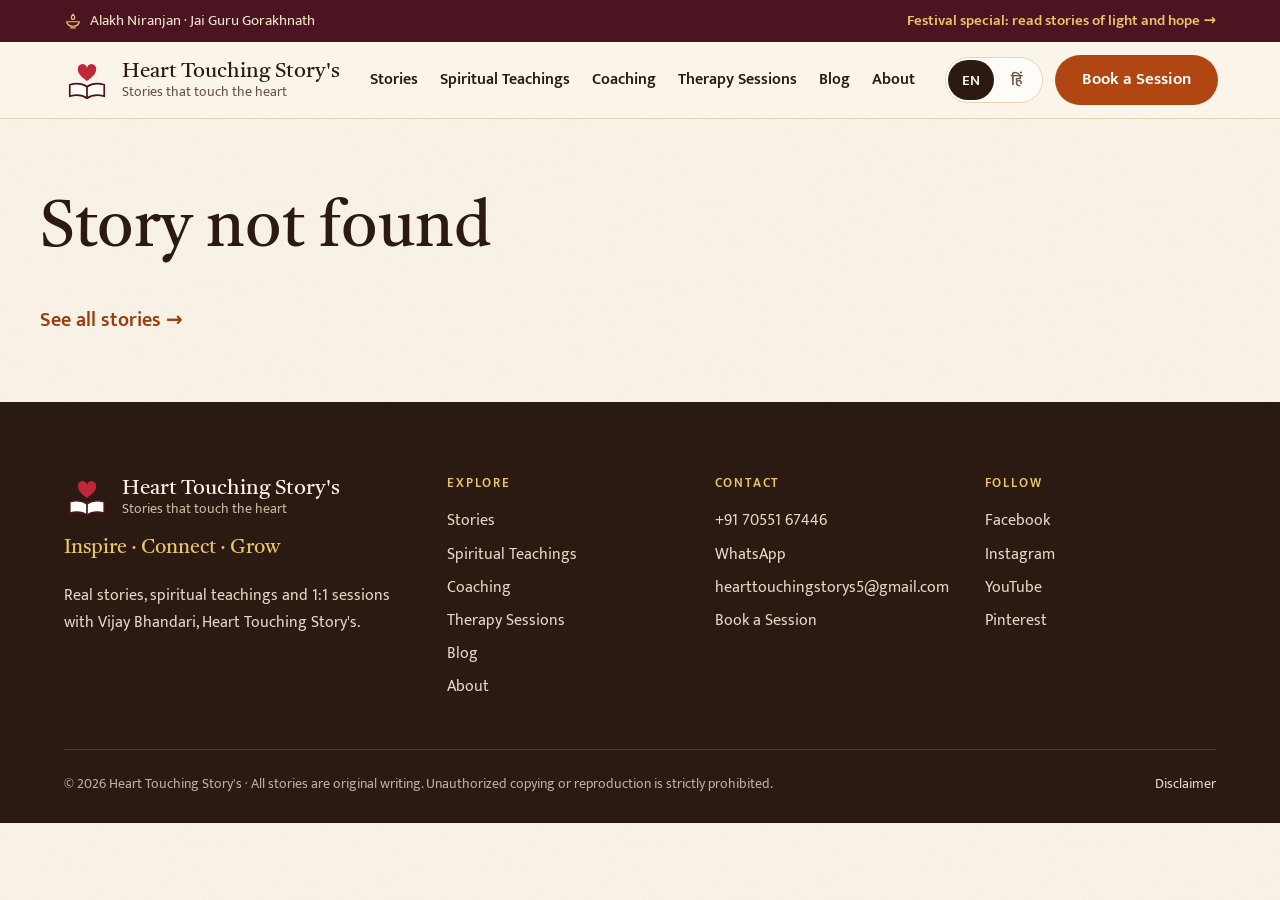
<file: story.html>
<!doctype html>
<html lang="en">
<head>
<meta charset="utf-8">
<meta name="viewport" content="width=device-width, initial-scale=1">
<title>Story · Heart Touching Story's</title>
<meta name="description" content="A story by Vijay Bhandari, with a lesson at the end.">
<script>try{document.documentElement.lang=localStorage.getItem('lang')||'en'}catch(e){}document.documentElement.classList.add('js')</script>
<link rel="preconnect" href="https://fonts.googleapis.com">
<link rel="preconnect" href="https://fonts.gstatic.com" crossorigin>
<link rel="stylesheet" href="https://fonts.googleapis.com/css2?family=Kalam&family=Mukta:wght@400;500;600&family=Tiro+Devanagari+Hindi&display=swap">
<link rel="icon" href="assets/favicon.svg" type="image/svg+xml">
<link rel="stylesheet" href="assets/style.css">
<script src="assets/data.js" defer></script>
<script src="assets/motivational.js" defer></script>
<script src="assets/app.js" defer></script>
</head>
<body data-page="story">
<div id="hdr"></div>
<main id="main"><div id="story"></div></main>
<div id="ftr"></div>
</body>
</html>
</file>
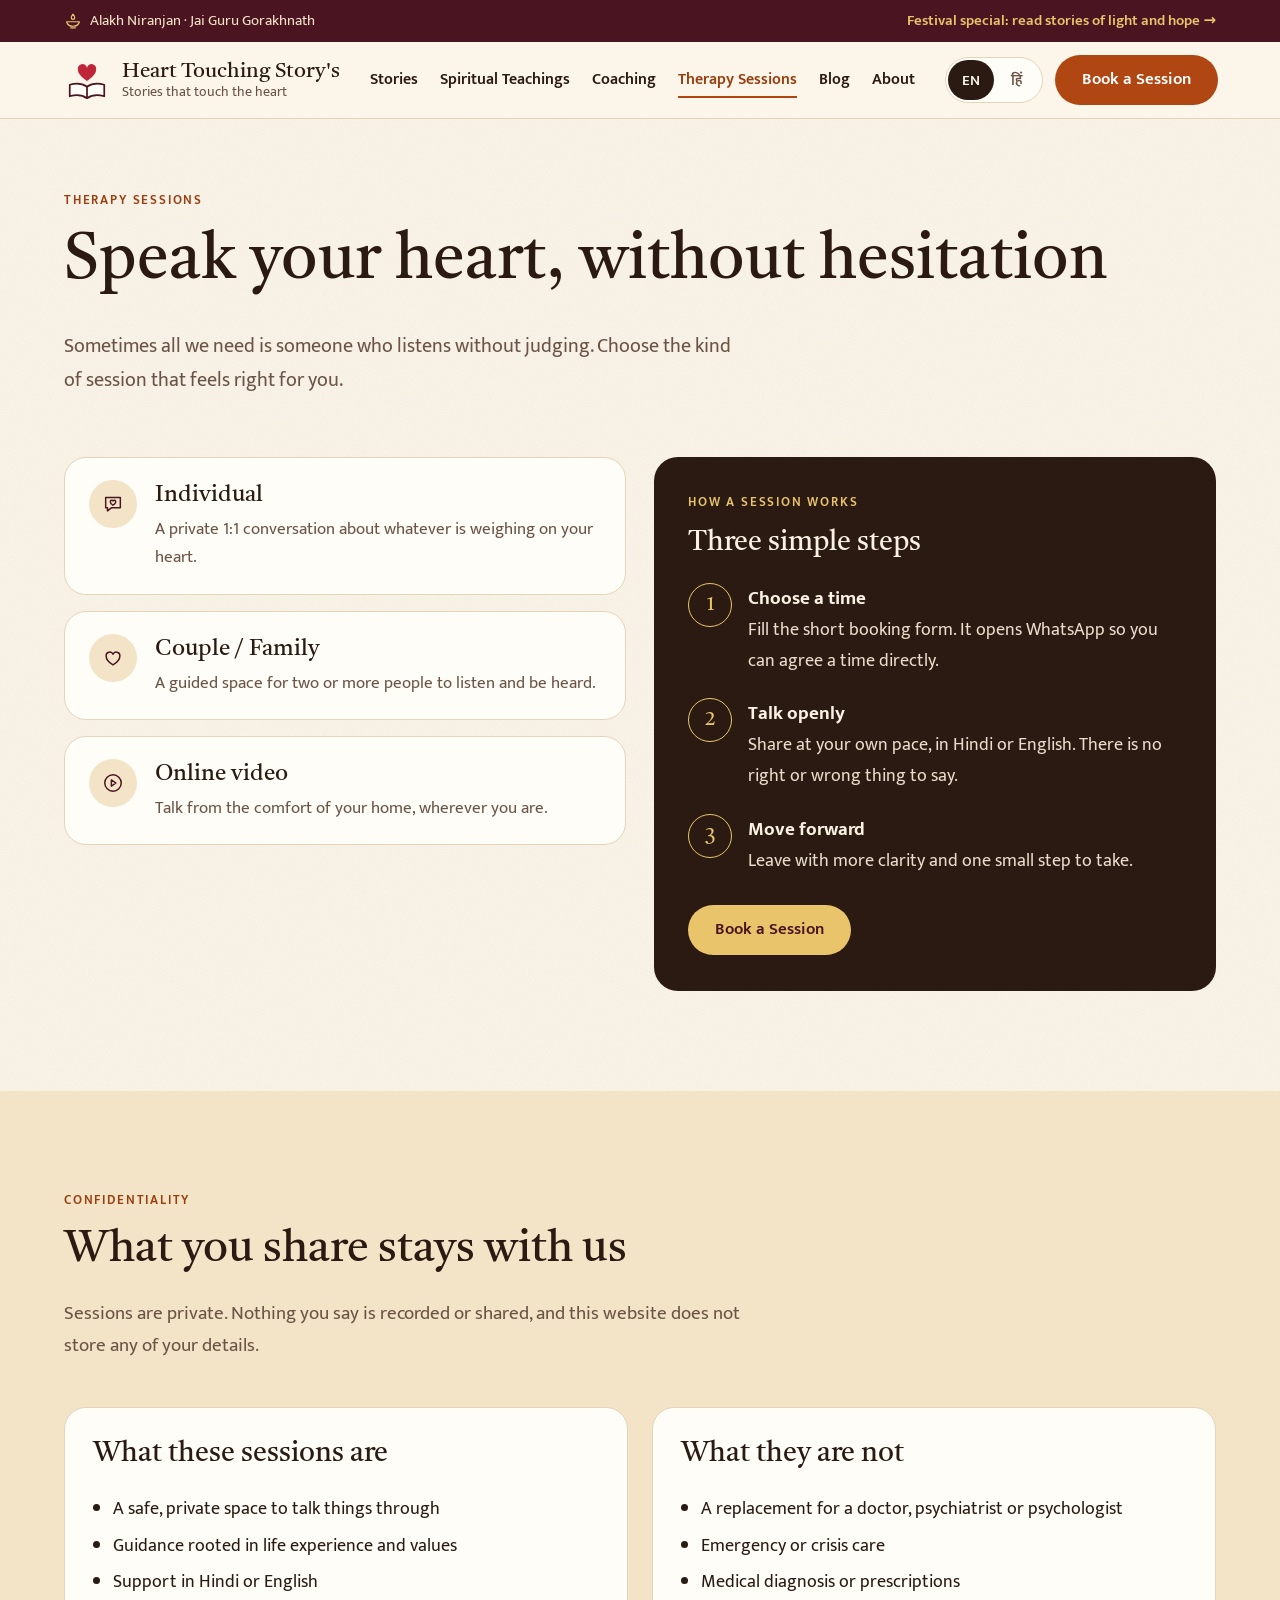
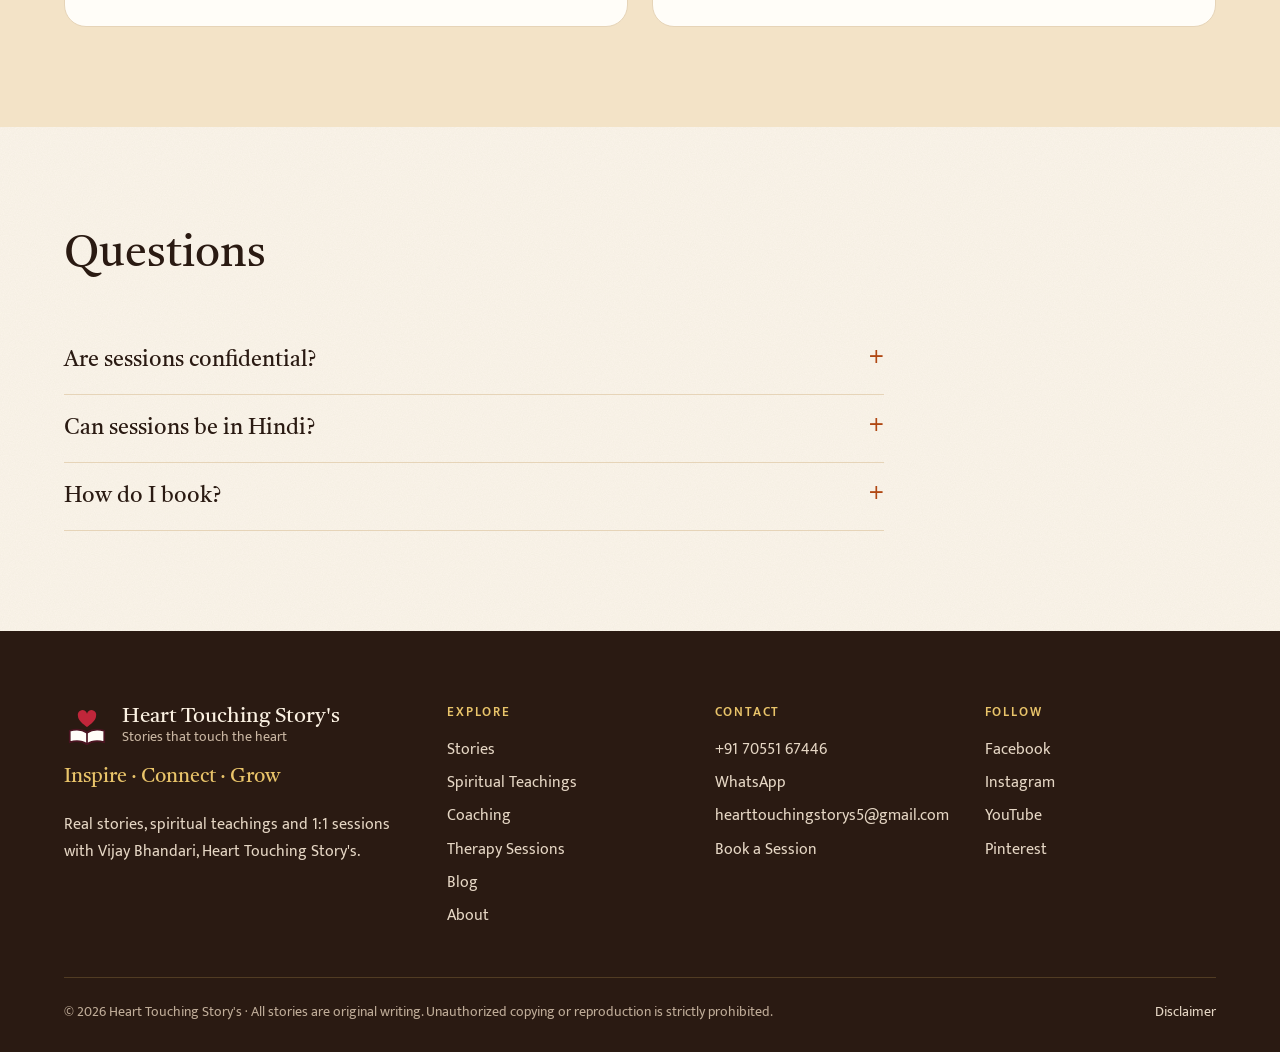
<file: therapy.html>
<!doctype html>
<html lang="en" data-title-hi="थेरेपी सेशन · Heart Touching Story's">
<head>
<meta charset="utf-8">
<meta name="viewport" content="width=device-width, initial-scale=1">
<title>Therapy Sessions · Heart Touching Story's</title>
<meta name="description" content="Private 1:1, couple and family sessions with Vijay Bhandari — online. Speak your heart, without hesitation.">
<script>try{document.documentElement.lang=localStorage.getItem('lang')||'en'}catch(e){}document.documentElement.classList.add('js')</script>
<link rel="preconnect" href="https://fonts.googleapis.com">
<link rel="preconnect" href="https://fonts.gstatic.com" crossorigin>
<link rel="stylesheet" href="https://fonts.googleapis.com/css2?family=Kalam&family=Mukta:wght@400;500;600&family=Tiro+Devanagari+Hindi&display=swap">
<link rel="icon" href="assets/favicon.svg" type="image/svg+xml">
<link rel="stylesheet" href="assets/style.css">
<script src="assets/data.js" defer></script>
<script src="assets/app.js" defer></script>
</head>
<body data-page="therapy" class="has-sticky">
<div id="hdr"></div>
<main id="main">
  <section class="page-head">
    <div class="wrap">
      <span class="label"><span lang="en">Therapy Sessions</span><span lang="hi">थेरेपी सेशन</span></span>
      <h1><span lang="en">Speak your heart, without hesitation</span><span lang="hi">मन की बात, बिना झिझक</span></h1>
      <p><span lang="en">Sometimes all we need is someone who listens without judging. Choose the kind of session that feels right for you.</span><span lang="hi">कभी-कभी हमें बस ऐसा कोई चाहिए जो बिना परखे सुने। अपने लिए सही सेशन चुनें।</span></p>
    </div>
  </section>

  <section class="sec" style="padding-top:0">
    <div class="wrap therapy">
      <div class="types" id="therapy-types"></div>
      <div class="steps rv" style="--i:1">
        <span class="label"><span lang="en">How a session works</span><span lang="hi">सेशन कैसे होता है</span></span>
        <h3><span lang="en">Three simple steps</span><span lang="hi">तीन आसान कदम</span></h3>
        <ol>
          <li><div><b><span lang="en">Choose a time</span><span lang="hi">समय चुनें</span></b><span lang="en">Fill the short booking form. It opens WhatsApp so you can agree a time directly.</span><span lang="hi">छोटा-सा बुकिंग फ़ॉर्म भरें। WhatsApp खुलेगा ताकि आप सीधे समय तय कर सकें।</span></div></li>
          <li><div><b><span lang="en">Talk openly</span><span lang="hi">खुलकर बात करें</span></b><span lang="en">Share at your own pace, in Hindi or English. There is no right or wrong thing to say.</span><span lang="hi">अपनी गति से, हिंदी या अंग्रेज़ी में बात करें। यहाँ कुछ भी सही या गलत नहीं है।</span></div></li>
          <li><div><b><span lang="en">Move forward</span><span lang="hi">आगे बढ़ें</span></b><span lang="en">Leave with more clarity and one small step to take.</span><span lang="hi">ज़्यादा स्पष्टता और एक छोटे कदम के साथ आगे बढ़ें।</span></div></li>
        </ol>
        <a class="btn btn-g" href="book.html"><span lang="en">Book a Session</span><span lang="hi">सेशन बुक करें</span></a>
      </div>
    </div>
  </section>

  <section class="sec band-sandal">
    <div class="wrap">
      <div class="sec-head rv">
        <span class="label"><span lang="en">Confidentiality</span><span lang="hi">गोपनीयता</span></span>
        <h2><span lang="en">What you share stays with us</span><span lang="hi">आप जो कहते हैं, वह हमारे बीच रहता है</span></h2>
        <p><span lang="en">Sessions are private. Nothing you say is recorded or shared, and this website does not store any of your details.</span><span lang="hi">सेशन निजी होते हैं। आपकी कोई बात रिकॉर्ड या साझा नहीं की जाती, और यह वेबसाइट आपकी कोई जानकारी सेव नहीं करती।</span></p>
      </div>
      <div class="cols">
        <div class="card rv">
          <h3><span lang="en">What these sessions are</span><span lang="hi">ये सेशन क्या हैं</span></h3>
          <ul>
            <li><span lang="en">A safe, private space to talk things through</span><span lang="hi">बात करने के लिए एक सुरक्षित, निजी जगह</span></li>
            <li><span lang="en">Guidance rooted in life experience and values</span><span lang="hi">जीवन के अनुभव और मूल्यों पर आधारित मार्गदर्शन</span></li>
            <li><span lang="en">Support in Hindi or English</span><span lang="hi">हिंदी या अंग्रेज़ी में सहयोग</span></li>
          </ul>
        </div>
        <div class="card rv" style="--i:1">
          <h3><span lang="en">What they are not</span><span lang="hi">ये क्या नहीं हैं</span></h3>
          <ul>
            <li><span lang="en">A replacement for a doctor, psychiatrist or psychologist</span><span lang="hi">डॉक्टर, मनोचिकित्सक या मनोवैज्ञानिक का विकल्प</span></li>
            <li><span lang="en">Emergency or crisis care</span><span lang="hi">आपातकालीन या संकट की देखभाल</span></li>
            <li><span lang="en">Medical diagnosis or prescriptions</span><span lang="hi">बीमारी की जाँच या दवा</span></li>
          </ul>
        </div>
      </div>
    </div>
  </section>

  <section class="sec">
    <div class="wrap">
      <div class="sec-head rv"><h2><span lang="en">Questions</span><span lang="hi">सवाल</span></h2></div>
      <div class="faq" id="faq"></div>
    </div>
  </section>
</main>
<div class="sticky-cta">
  <a class="btn btn-s" href="https://wa.me/917055167446" target="_blank" rel="noopener">WhatsApp</a>
  <a class="btn btn-p" href="book.html"><span lang="en">Book a Session</span><span lang="hi">सेशन बुक करें</span></a>
</div>
<div id="ftr"></div>
</body>
</html>
</file>
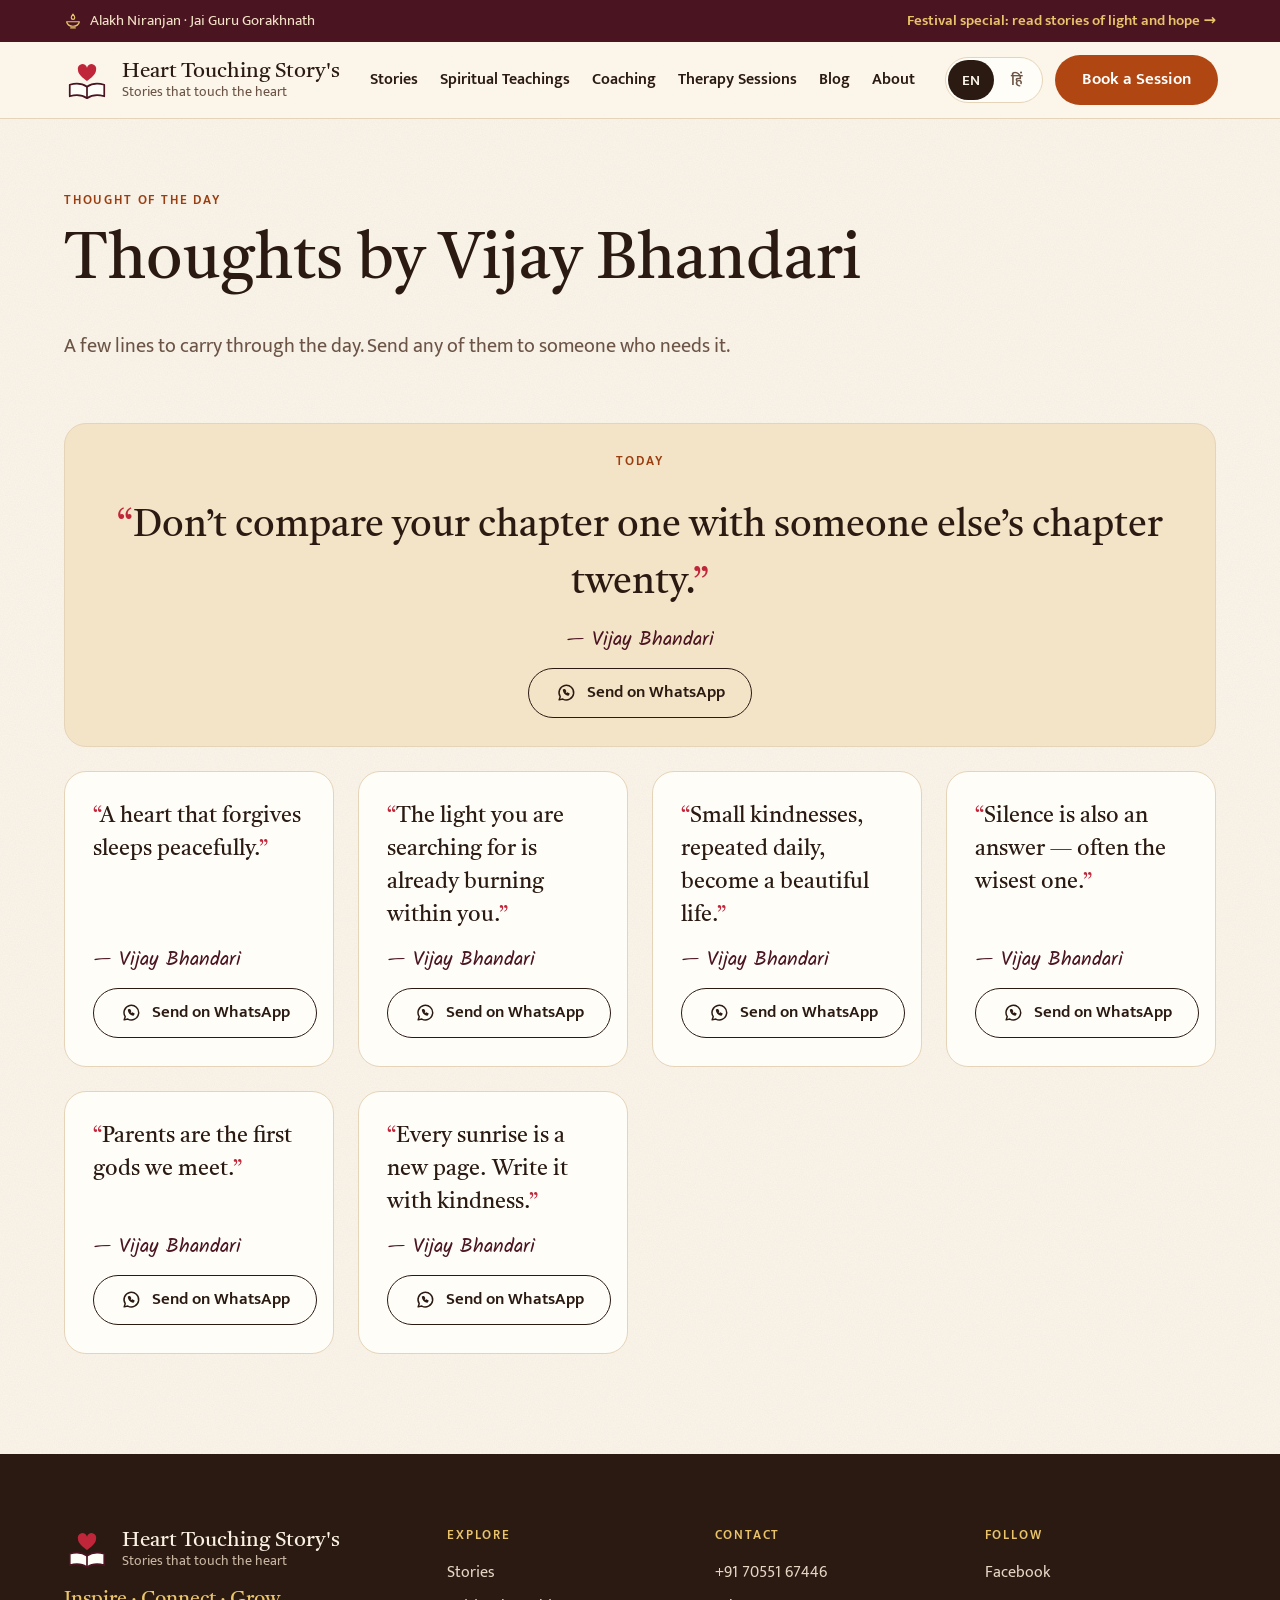
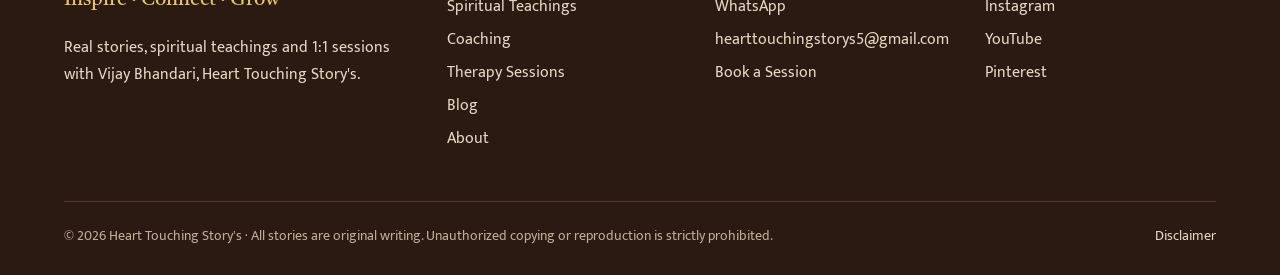
<file: thoughts.html>
<!doctype html>
<html lang="en" data-title-hi="आज का विचार · Heart Touching Story's">
<head>
<meta charset="utf-8">
<meta name="viewport" content="width=device-width, initial-scale=1">
<title>Thought of the Day · Heart Touching Story's</title>
<meta name="description" content="Daily thoughts by Vijay Bhandari, in English and Hindi.">
<script>try{document.documentElement.lang=localStorage.getItem('lang')||'en'}catch(e){}document.documentElement.classList.add('js')</script>
<link rel="preconnect" href="https://fonts.googleapis.com">
<link rel="preconnect" href="https://fonts.gstatic.com" crossorigin>
<link rel="stylesheet" href="https://fonts.googleapis.com/css2?family=Kalam&family=Mukta:wght@400;500;600&family=Tiro+Devanagari+Hindi&display=swap">
<link rel="icon" href="assets/favicon.svg" type="image/svg+xml">
<link rel="stylesheet" href="assets/style.css">
<script src="assets/data.js" defer></script>
<script src="assets/app.js" defer></script>
</head>
<body data-page="thoughts">
<div id="hdr"></div>
<main id="main">
  <section class="page-head">
    <div class="wrap">
      <span class="label"><span lang="en">Thought of the Day</span><span lang="hi">आज का विचार</span></span>
      <h1><span lang="en">Thoughts by Vijay Bhandari</span><span lang="hi">विजय भंडारी के विचार</span></h1>
      <p><span lang="en">A few lines to carry through the day. Send any of them to someone who needs it.</span><span lang="hi">दिन भर साथ रखने के लिए कुछ पंक्तियाँ। जिसे ज़रूरत हो, उसे भेजिए।</span></p>
    </div>
  </section>
  <section class="sec" style="padding-top:0">
    <div class="wrap">
      <div class="grid" id="thoughts-grid"></div>
    </div>
  </section>
</main>
<div id="ftr"></div>
</body>
</html>
</file>
<file: assets/style.css>
/* Heart Touching Story's — design system from the Bits AI Lab brief (section 2) */
:root {
  --ivory: #FBF5EA; --card: #FFFDF8; --sandal: #F3E3C7; --sand: #E6D4B8;
  --ink: #2A1A12; --muted: #6B5446;
  --saffron: #B04712; --saffron-d: #9A3D0F; --saffron-h: #8F3A0F;
  --maroon: #4A1421; --maroon-t: #5E1B2B; --gold: #E9C46A; --heart: #C0263A;
  --cream: #FBF1E2;
  --serif: "Tiro Devanagari Hindi", Georgia, serif;
  --sans: "Mukta", system-ui, sans-serif;
  --hand: "Kalam", cursive;
  --ease: cubic-bezier(.2, .7, .2, 1);
}
@view-transition { navigation: auto; }
/* Page + language transitions: header holds still, page content fades up */
::view-transition-old(root) { animation: vt-out .25s var(--ease) both; }
::view-transition-new(root) { animation: vt-in .5s var(--ease) both; }
@keyframes vt-out { to { opacity: 0; } }
@keyframes vt-in { from { opacity: 0; transform: translateY(10px); } }

*, *::before, *::after { box-sizing: border-box; }
html { -webkit-text-size-adjust: 100%; scroll-behavior: smooth; scroll-padding-top: 96px; }
body {
  margin: 0; color: var(--ink); font: 400 18px/1.7 var(--sans);
  background: var(--ivory) url("data:image/svg+xml,%3Csvg xmlns='http://www.w3.org/2000/svg' width='220' height='220'%3E%3Cfilter id='n'%3E%3CfeTurbulence type='fractalNoise' baseFrequency='.85' numOctaves='3' stitchTiles='stitch'/%3E%3CfeColorMatrix values='0 0 0 0 .42 0 0 0 0 .33 0 0 0 0 .27 .09 0 0 0 0'/%3E%3C/filter%3E%3Crect width='100%25' height='100%25' filter='url(%23n)'/%3E%3C/svg%3E");
}
main { transition: opacity .18s; }
body.swap main { opacity: 0; }
h1, h2, h3 { font-family: var(--serif); font-weight: 400; color: var(--ink); margin: 0 0 .45em; }
h1 { font-size: clamp(36px, 5.2vw, 64px); line-height: 1.22; }
h2 { font-size: clamp(28px, 3.6vw, 44px); line-height: 1.28; }
h3 { font-size: clamp(20px, 2.2vw, 28px); line-height: 1.35; }
p { margin: 0 0 1em; }
a { color: var(--saffron-d); }
img { max-width: 100%; display: block; }
:focus-visible { outline: 3px solid var(--gold); outline-offset: 3px; border-radius: 6px; }
@media (max-width: 699px) { body { font-size: 16.5px; } }

/* Bilingual: both languages live in the markup, the page language hides the other */
html[lang="en"] body [lang="hi"]:not(.keep),
html[lang="hi"] body [lang="en"]:not(.keep) { display: none !important; }

.sr { position: absolute; width: 1px; height: 1px; overflow: hidden; clip: rect(0 0 0 0); white-space: nowrap; }
.skip { position: absolute; left: -999px; top: 12px; z-index: 100; background: var(--ink); color: #fff; padding: 10px 18px; border-radius: 999px; }
.skip:focus { left: 16px; }

/* Layout */
.wrap { max-width: 1200px; margin: 0 auto; padding: 0 24px; }
.sec { padding: 100px 0; }
.band-sandal { background: var(--sandal); }
.band-maroon { background: var(--maroon); color: #F1E2D0; }
.band-maroon h2, .band-maroon h3 { color: var(--cream); }
.band-saffron { background: var(--saffron); color: #fff; }
.band-saffron h2 { color: #fff; }
@media (max-width: 699px) { .wrap { padding: 0 16px; } .sec { padding: 44px 0; } }

.label { display: block; font: 600 13px/1.5 var(--sans); color: var(--saffron-d); margin: 0 0 12px; }
.label [lang="en"] { text-transform: uppercase; letter-spacing: .14em; }
.band-maroon .label, .steps .label, .lesson .label { color: var(--gold); }
.band-saffron .label { color: #FFE9C9; }
.sec-head { max-width: 720px; margin-bottom: 44px; }
.sec-head p { color: var(--muted); font-size: 19px; }
.band-maroon .sec-head p { color: #E3CDBB; }
.sec-head.split { max-width: none; display: flex; justify-content: space-between; align-items: flex-end; gap: 16px 32px; flex-wrap: wrap; }
.sec-head.split > div { max-width: 680px; }
.center { text-align: center; margin-left: auto; margin-right: auto; }
.muted { color: var(--muted); }

/* Icons */
.ic { width: 22px; height: 22px; flex: none; fill: none; stroke: currentColor; stroke-width: 1.6; stroke-linecap: round; stroke-linejoin: round; }

/* Buttons */
.btn {
  display: inline-flex; align-items: center; justify-content: center; gap: 10px;
  min-height: 50px; padding: 8px 26px; border-radius: 999px; white-space: nowrap; border: 1.5px solid transparent;
  font: 600 17px/1.25 var(--sans); text-decoration: none; cursor: pointer; text-align: center;
  transition: background .2s, color .2s, border-color .2s, transform .2s var(--ease);
}
.btn:active { transform: scale(.98); }
.btn-p { background: var(--saffron); color: #fff; }
.btn-p:hover { background: var(--saffron-h); }
.btn-s { background: transparent; border-color: var(--ink); color: var(--ink); }
.btn-s:hover { background: var(--ink); color: var(--ivory); }
.btn-g { background: var(--gold); color: var(--maroon); }
.btn-g:hover { background: #F1D488; }
.btn-o { background: transparent; border-color: var(--gold); color: var(--gold); }
.btn-o:hover { background: var(--gold); color: var(--maroon); }
.btn-w { background: #fff; color: var(--saffron-d); }
.btn-w:hover { background: var(--cream); }
.btns { display: flex; gap: 12px; flex-wrap: wrap; }

.link-arrow { color: var(--saffron-d); font-weight: 600; text-decoration: none; display: inline-flex; gap: 6px; align-items: center; min-height: 44px; }
.link-arrow:hover { text-decoration: underline; text-underline-offset: 4px; }
.band-maroon .link-arrow { color: var(--gold); }

/* Chips */
.chips { display: flex; gap: 10px; flex-wrap: wrap; margin-bottom: 32px; }
.chip {
  min-height: 44px; padding: 4px 20px; border-radius: 999px; border: 1px solid var(--sand);
  background: var(--card); color: var(--ink); font: 500 16px/1.2 var(--sans); cursor: pointer;
  transition: background .2s, color .2s, border-color .2s;
}
.chip:hover { border-color: var(--muted); }
.chip[aria-pressed="true"] { background: var(--ink); border-color: var(--ink); color: var(--ivory); }
@media (max-width: 699px) {
  .chips { flex-wrap: nowrap; overflow-x: auto; margin: 0 -16px 24px; padding: 0 16px 4px; scrollbar-width: none; }
  .chip { flex: none; }
}

/* Top bar + header */
.topbar { background: var(--maroon); color: var(--sandal); font-size: 15px; }
.topbar .wrap { display: flex; justify-content: space-between; align-items: center; gap: 4px 20px; min-height: 42px; flex-wrap: wrap; padding-top: 6px; padding-bottom: 6px; }
.topbar span { display: inline-flex; align-items: center; gap: 8px; }
.topbar .ic { width: 18px; height: 18px; color: var(--gold); }
.topbar a { color: var(--gold); font-weight: 600; text-decoration: none; }
.topbar a:hover { text-decoration: underline; }

.hdr { position: sticky; top: 0; z-index: 50; background: rgba(251, 245, 234, .97); border-bottom: 1px solid var(--sand); view-transition-name: hdr; transition: background .3s, box-shadow .3s; }
.hdr-in { display: flex; align-items: center; gap: 20px; min-height: 76px; transition: min-height .3s var(--ease); }
.hdr .brand svg { transition: width .3s var(--ease), height .3s var(--ease); }
.hdr.scrolled { background: rgba(251, 245, 234, .8); -webkit-backdrop-filter: blur(14px) saturate(1.4); backdrop-filter: blur(14px) saturate(1.4); box-shadow: 0 8px 24px -16px rgba(42, 26, 18, .35); }
.hdr.scrolled .hdr-in { min-height: 62px; }
.hdr.scrolled .brand svg { width: 38px; height: 38px; }
/* backdrop-filter would trap the fixed mobile menu inside the header */
.menu-open .hdr { -webkit-backdrop-filter: none; backdrop-filter: none; background: var(--ivory); }
.brand { display: flex; align-items: center; gap: 12px; color: var(--ink); text-decoration: none; margin-right: auto; }
.brand svg { width: 46px; height: 46px; flex: none; }
.brand b { display: block; font: 400 21px/1.2 var(--serif); white-space: nowrap; }
.brand small { display: block; font-size: 13.5px; line-height: 1.3; color: var(--muted); }
.nav { display: flex; align-items: center; gap: 2px; }
.nav > a { position: relative; white-space: nowrap; padding: 10px 10px; color: var(--ink); font-weight: 600; font-size: 16px; text-decoration: none; }
.nav > a::after { content: ""; position: absolute; left: 10px; right: 10px; bottom: 6px; height: 1.5px; background: var(--saffron); transform: scaleX(0); transform-origin: left; transition: transform .3s var(--ease); }
.nav > a:hover::after, .nav > a[aria-current="page"]::after { transform: scaleX(1); }
.nav > a[aria-current="page"] { color: var(--saffron-d); }
.nav-foot { display: none; }
.hdr-actions { display: flex; align-items: center; gap: 12px; }
.lang-sw { display: inline-flex; border: 1px solid var(--sand); border-radius: 999px; background: var(--card); padding: 2px; }
.lang-sw button { min-height: 40px; min-width: 46px; padding: 0 10px; border: 0; border-radius: 999px; background: none; color: var(--muted); font: 600 15px/1 var(--sans); cursor: pointer; }
.lang-sw button[aria-pressed="true"] { background: var(--ink); color: var(--ivory); }
.menu-btn { display: none; width: 46px; height: 46px; place-items: center; border: 1px solid var(--sand); border-radius: 999px; background: var(--card); color: var(--ink); cursor: pointer; }
.menu-btn .ic:last-of-type { display: none; }
.menu-open .menu-btn .ic:first-of-type { display: none; }
.menu-open .menu-btn .ic:last-of-type { display: block; }

@media (max-width: 1279px) {
  .menu-btn { display: grid; }
  .hdr-actions .lang-sw { display: none; }
  .nav { display: none; position: fixed; left: 0; right: 0; bottom: 0; top: var(--nav-top, 76px); flex-direction: column; align-items: stretch; gap: 0; padding: 12px 16px 24px; background: var(--ivory); overflow-y: auto; }
  .menu-open .nav { display: flex; animation: up .35s var(--ease) both; }
  .nav > a { font-size: 20px; padding: 14px 4px; border-bottom: 1px solid var(--sand); }
  .nav > a::after { display: none; }
  .nav-foot { display: flex; flex-direction: column; gap: 14px; margin-top: auto; padding-top: 24px; }
  .nav-foot .lang-sw { align-self: flex-start; }
  .menu-open { overflow: hidden; }
}
@media (max-width: 699px) {
  .hdr-actions .btn { display: none; }
  .hdr-in { min-height: 68px; }
  .brand svg { width: 40px; height: 40px; }
  .brand b { font-size: 18px; }
  .brand small { font-size: 12.5px; }
  .hdr.scrolled .hdr-in { min-height: 56px; }
  .hdr.scrolled .brand svg { width: 34px; height: 34px; }
}

/* Hero */
.hero { padding: 64px 0 88px; overflow: hidden; }
.hero-in { display: grid; grid-template-columns: 1.05fr .95fr; gap: 40px; align-items: center; }
.hero-copy > * { animation: up .9s var(--ease) both; }
.hero-copy > :nth-child(2) { animation-delay: .12s; }
.hero-copy > :nth-child(3) { animation-delay: .24s; }
.hero-copy > :nth-child(4) { animation-delay: .36s; }
.hero-copy > :nth-child(5) { animation-delay: .48s; }
.hero .lead { font-size: 20px; color: var(--muted); max-width: 540px; }
.hl { color: var(--heart); animation: hl 1.2s ease 1.4s both; }
.hero-cta { margin-top: 28px; }
.stats { display: flex; gap: 20px 40px; flex-wrap: wrap; margin-top: 40px; padding-top: 24px; border-top: 1px solid var(--sand); }
.stat b { display: block; font: 400 32px/1.15 var(--serif); font-variant-numeric: lining-nums; color: var(--maroon); }
.stat > span { font-size: 15px; color: var(--muted); }
@media (max-width: 899px) {
  .hero { padding-top: 40px; }
  .hero-in { grid-template-columns: 1fr; }
}
@media (max-width: 699px) { .hero-cta .btn { width: 100%; } .stat b { font-size: 26px; } }

/* Hero photo: rounded card, offset gold frame, floating note */
.hero-art { padding: 0 18px 30px 0; }
.hero-photo { position: relative; margin: 0 auto; max-width: 600px; animation: up 1.1s var(--ease) .15s both; }
.hp-img { position: relative; aspect-ratio: 3 / 2; border-radius: 28px; overflow: hidden; background: var(--maroon); box-shadow: 0 30px 60px -30px rgba(74, 20, 33, .55); }
.hp-img img { display: block; width: 100%; height: 100%; object-fit: cover; animation: kb 20s ease-in-out infinite alternate; }
.hero-note { position: absolute; left: -24px; bottom: -26px; display: flex; align-items: center; gap: 12px; margin: 0; padding: 14px 20px 14px 16px; background: var(--card); border: 1px solid var(--sand); border-radius: 18px; box-shadow: 0 18px 36px -20px rgba(42, 26, 18, .45); animation: up .9s var(--ease) 1s both; }
.hero-note .ic { width: 30px; height: 30px; color: var(--saffron); }
.hero-note b { display: block; font: 400 18px/1.3 var(--serif); color: var(--maroon); }
.hero-note small { display: block; font-size: 14px; color: var(--muted); }
@keyframes kb { to { transform: scale(1.03); } }
@media (max-width: 699px) {
  .hero-art { padding: 0 12px 12px 0; }
  .hero-note { position: relative; left: auto; bottom: auto; width: fit-content; margin: -22px auto 0; }
}
.flame { transform-box: fill-box; transform-origin: 50% 100%; animation: flicker 2.6s ease-in-out infinite; }
@keyframes flicker { 0%, 100% { transform: scale(1, 1) rotate(0); } 30% { transform: scale(.94, 1.06) rotate(-3deg); } 60% { transform: scale(1.03, .95) rotate(2deg); } }
@keyframes up { from { opacity: 0; transform: translateY(18px); } }
@keyframes hl { from { color: var(--ink); } }
@keyframes write { from { clip-path: inset(0 100% 0 0); } to { clip-path: inset(0 0 0 0); } }
@keyframes flip { from { opacity: 0; transform: perspective(400px) rotateY(75deg) scale(.9); } }
@keyframes unfold { from { opacity: 0; transform: perspective(800px) rotateX(-18deg); } }

/* Scroll reveal (only when JS runs) */
.js .rv { opacity: 0; transform: translateY(18px); transition: opacity .8s var(--ease), transform .8s var(--ease); transition-delay: calc(var(--i, 0) * 90ms); }
.js .rv.in { opacity: 1; transform: none; }
/* Headings rise word by word (words are wrapped by reveal() in app.js) */
.js .wd { display: inline-block; transition: opacity .7s var(--ease), transform .7s var(--ease); transition-delay: calc(var(--w, 0) * 70ms + .15s); }
.js .rv:not(.in) .wd { opacity: 0; transform: translateY(.45em); }

/* Quote block / Thought of the Day */
.quote { text-align: center; max-width: 880px; }
.quote blockquote { margin: 0; font: 400 clamp(26px, 3.4vw, 42px)/1.45 var(--serif); }
.quote blockquote::before { content: "\201C"; color: var(--heart); }
.quote blockquote::after { content: "\201D"; color: var(--heart); }
.sig { display: inline-block; margin-top: 18px; font: 400 clamp(20px, 2.4vw, 28px)/1.4 var(--hand); color: var(--maroon); }
.rv.in .sig { animation: write 1.8s ease .5s both; }
.quote .btns { justify-content: center; margin-top: 28px; }
.thought { gap: 14px; margin: 0; padding: 28px; }
.thought blockquote { flex: 1; margin: 0; font: 400 22px/1.5 var(--serif); }
.thought blockquote::before { content: "\201C"; color: var(--heart); }
.thought blockquote::after { content: "\201D"; color: var(--heart); }
.thought .sig { margin: 0; font-size: 20px; }
.thought .btn { align-self: flex-start; }
.thought.today { grid-column: 1 / -1; background: var(--sandal); text-align: center; align-items: center; }
.thought.today blockquote { font-size: clamp(26px, 3.4vw, 38px); }
.thought.today .btn { align-self: center; }

/* Cards */
.grid { display: grid; gap: 24px; grid-template-columns: repeat(auto-fit, minmax(270px, 1fr)); }
.grid.g4 { grid-template-columns: repeat(auto-fill, minmax(250px, 1fr)); }
.card { display: flex; flex-direction: column; background: var(--card); border: 1px solid var(--sand); border-radius: 22px; overflow: hidden; color: inherit; text-decoration: none; transition: transform .35s var(--ease), box-shadow .35s, opacity .8s var(--ease); }
a.card:hover { transform: translateY(-4px); box-shadow: 0 14px 28px -18px rgba(42, 26, 18, .35); }
.js a.card.rv:not(.in) { transform: translateY(18px); }
.card-b { display: flex; flex-direction: column; gap: 6px; flex: 1; padding: 22px 24px 24px; }
.meta { margin: 0; font-size: 14.5px; color: var(--muted); }
.story-card h3 { font-size: 25px; margin: 0; }
.ex { margin: 0; color: var(--muted); display: -webkit-box; -webkit-line-clamp: 2; -webkit-box-orient: vertical; overflow: hidden; }
.more { margin-top: auto; padding-top: 12px; color: var(--saffron-d); font-weight: 600; }
.cover { position: relative; height: 210px; display: grid; place-items: center; font: 400 92px/1 var(--serif); color: var(--maroon); overflow: hidden; }
.cover::before, .cover-wide::before { content: ""; position: absolute; width: 124px; height: 156px; bottom: -6px; border: 1.5px solid rgba(74, 20, 33, .18); border-bottom: 0; border-radius: 62px 62px 0 0; }
.cover::after { content: ""; position: absolute; top: 22px; right: 24px; width: 14px; height: 14px; background: var(--heart); opacity: .75; clip-path: path("M7 13C3 10 0 7.5 0 4.2A3.6 3.6 0 0 1 7 2.6 3.6 3.6 0 0 1 14 4.2C14 7.5 11 10 7 13Z"); }
[data-tint="relationships"] { background: #F5DBD4; }
[data-tint="life"] { background: #F3E3C7; }
[data-tint="motivation"] { background: #F6D9BF; }
[data-tint="spiritual"] { background: #EBD8D9; }
.empty { color: var(--muted); padding: 24px 0; }

@media (max-width: 699px) {
  .scroll-m { grid-auto-flow: column; grid-auto-columns: 82%; grid-template-columns: none !important; overflow-x: auto; scroll-snap-type: x mandatory; margin: 0 -16px; padding: 0 16px 8px; scroll-padding-left: 16px; scrollbar-width: none; }
  .scroll-m > * { scroll-snap-align: start; }
}

/* Pillars */
.pillar { padding: 28px 26px; gap: 10px; }
.pillar .ic-wrap { width: 56px; height: 56px; border-radius: 50%; display: grid; place-items: center; background: var(--sandal); color: var(--maroon); margin-bottom: 8px; transition: background .3s, color .3s; }
.pillar .ic-wrap .ic { width: 28px; height: 28px; }
.pillar:hover .ic-wrap { background: var(--maroon); color: var(--gold); }
.pillar h3 { font-size: 25px; margin: 0; }
.pillar p { margin: 0; color: var(--muted); }

/* Seekh editions */
.seekh-top { display: grid; grid-template-columns: 1.2fr .8fr; gap: 24px 56px; align-items: end; margin-bottom: 44px; }
.seekh-views { display: flex; align-items: baseline; gap: 12px; margin: 0 0 18px; color: var(--gold); font: 500 18px/1.3 var(--sans, inherit); }
.seekh-views b { font: 700 clamp(40px, 5vw, 60px)/1 var(--serif); }
.story-intro { font-style: italic; color: var(--maroon); margin: 0 0 18px; }
/* Guru Gorakhnath Ji: gold shimmer sweep + soft diya glow */
.guru { color: var(--gold); background: linear-gradient(110deg, var(--gold) 38%, #FFF6D6 50%, var(--gold) 62%) 100% 0 / 250% 100%; -webkit-background-clip: text; background-clip: text; -webkit-text-fill-color: transparent; filter: drop-shadow(0 0 12px rgba(233, 196, 106, .45)); animation: shine 5s ease-in-out infinite; }
@keyframes shine { 0% { background-position: 100% 0; } 55%, 100% { background-position: 0 0; } }
.seekh-line { font: 400 clamp(22px, 2.6vw, 30px)/1.5 var(--serif); color: var(--gold); margin: 0; }
.badge { display: inline-flex; align-items: center; gap: 8px; margin-top: 20px; padding: 8px 16px; border: 1px solid rgba(233, 196, 106, .5); border-radius: 999px; font-size: 15px; color: var(--sandal); }
.eds { display: grid; grid-template-columns: repeat(12, 1fr); gap: 10px; }
.ed { position: relative; aspect-ratio: 1; display: grid; place-items: center; border-radius: 14px; background: var(--maroon-t); color: var(--gold); border: 1px solid rgba(233, 196, 106, .28); font: 400 clamp(17px, 2vw, 24px)/1 var(--serif); text-decoration: none; transition: transform .25s var(--ease), background .25s; }
.ed:hover { transform: translateY(-3px); background: #742437; }
.ed.new { background: var(--gold); color: var(--maroon); }
.ed em { position: absolute; top: -9px; left: 50%; translate: -50% 0; padding: 1px 8px; border-radius: 999px; background: var(--heart); color: #fff; font: 600 11px/1.5 var(--sans); font-style: normal; white-space: nowrap; }
.ed i { position: absolute; top: 4px; right: 4px; width: 16px; height: 16px; border-radius: 50%; background: var(--gold); color: var(--maroon); display: grid; place-items: center; }
.ed i .ic { width: 12px; height: 12px; stroke-width: 2.4; }
.js .eds:not(.in) .ed { opacity: 0; }
.eds.in .ed { animation: flip .6s var(--ease) both; animation-delay: calc(var(--i, 0) * 22ms); }
@media (max-width: 899px) { .eds { grid-template-columns: repeat(6, 1fr); } .seekh-top { grid-template-columns: 1fr; } }
@media (max-width: 699px) { .eds { gap: 7px; } .ed { border-radius: 10px; } }

/* About the author */
.about { display: grid; grid-template-columns: .8fr 1.2fr; gap: 56px; align-items: center; }
.arch { position: relative; aspect-ratio: 4 / 5; max-width: 420px; width: 100%; border-radius: 999px 999px 24px 24px; background: var(--sandal); border: 1px solid var(--sand); overflow: hidden; display: grid; place-items: center; text-align: center; color: var(--maroon); }
.arch::before { content: ""; position: absolute; inset: 14px; border: 1.5px solid rgba(74, 20, 33, .2); border-radius: 999px 999px 14px 14px; }
.arch b { display: block; font: 400 88px/1 var(--serif); }
.arch > img { position: absolute; inset: 0; width: 100%; height: 100%; object-fit: cover; object-position: 56% 50%; }
.arch:has(> img)::before { z-index: 1; border-color: rgba(251, 241, 226, .55); }
.arch small { display: block; margin-top: 10px; color: var(--muted); font-size: 14px; }
.roles { display: flex; flex-wrap: wrap; gap: 8px; margin: 4px 0 20px; }
.roles span { padding: 4px 14px; border-radius: 999px; background: var(--sandal); font-size: 15px; font-weight: 500; }
.community { font-weight: 600; color: var(--maroon); }
@media (max-width: 899px) { .about { grid-template-columns: 1fr; gap: 32px; } .arch { max-width: 320px; margin: 0 auto; } }

/* Coaching cards */
.coach { padding: 30px 28px; gap: 12px; }
.coach h3 { margin: 0; }
.coach > p { margin: 0; color: var(--muted); }
.ticks { list-style: none; padding: 0; margin: 6px 0; display: grid; gap: 8px; }
.ticks li { display: flex; gap: 10px; align-items: flex-start; }
.ticks .ic { color: var(--saffron); width: 20px; height: 20px; margin-top: 4px; }
.facts { margin: 4px 0 12px; padding-top: 14px; border-top: 1px solid var(--sand); display: grid; gap: 4px; font-size: 16px; }
.facts div { display: flex; justify-content: space-between; gap: 12px; }
.facts dt { color: var(--muted); }
.facts dd { margin: 0; font-weight: 600; text-align: right; }
.coach .btn { margin-top: auto; }

/* Therapy */
.therapy { display: grid; grid-template-columns: 1fr 1fr; gap: 28px; align-items: start; }
.types { display: grid; gap: 16px; }
.type { flex-direction: row; gap: 18px; padding: 22px 24px; align-items: flex-start; }
.type .ic-wrap { width: 48px; height: 48px; flex: none; border-radius: 50%; background: var(--sandal); color: var(--maroon); display: grid; place-items: center; }
.type h3 { font-size: 23px; margin: 0 0 4px; }
.type p { margin: 0; color: var(--muted); font-size: 16.5px; }
.type small { display: inline-block; margin-top: 6px; font-weight: 600; color: var(--saffron-d); font-size: 15px; }
.steps { background: var(--ink); color: #EADCCB; border-radius: 24px; padding: 36px 34px; }
.steps h3 { color: var(--cream); }
.steps ol { list-style: none; padding: 0; margin: 20px 0 28px; display: grid; gap: 22px; counter-reset: s; }
.steps li { counter-increment: s; display: grid; grid-template-columns: 44px 1fr; gap: 16px; }
.steps li::before { content: counter(s); width: 44px; height: 44px; border-radius: 50%; border: 1.5px solid var(--gold); color: var(--gold); display: grid; place-items: center; font: 400 20px/1 var(--serif); }
html[lang="hi"] .steps li::before { content: counter(s, devanagari); }
.steps b { display: block; color: var(--cream); font-size: 19px; }
.disclaimer { display: flex; gap: 12px; align-items: flex-start; margin-top: 28px; padding: 16px 20px; background: var(--card); border: 1px solid var(--sand); border-left: 4px solid var(--heart); border-radius: 14px; font-size: 16px; }
.disclaimer .ic { color: var(--heart); margin-top: 3px; }
.disclaimer a { font-weight: 600; }
@media (max-width: 899px) { .therapy { grid-template-columns: 1fr; } }

/* Reels */
.reels { display: grid; grid-template-columns: repeat(5, 1fr); gap: 16px; }
.reel { position: relative; aspect-ratio: 9 / 16; border-radius: 20px; overflow: hidden; padding: 18px; display: flex; flex-direction: column; justify-content: space-between; color: var(--cream); text-decoration: none; background: var(--maroon-t); transition: transform .35s var(--ease); }
.reel:nth-child(2) { background: var(--ink); }
.reel:nth-child(3) { background: var(--saffron-d); }
.reel:nth-child(4) { background: #3E3A2A; }
.reel::before { content: ""; position: absolute; left: 50%; bottom: -10px; translate: -50% 0; width: 70%; height: 72%; border: 1.5px solid rgba(233, 196, 106, .35); border-bottom: 0; border-radius: 999px 999px 0 0; }
.reel:hover { transform: translateY(-5px); }
.reel > img { position: absolute; inset: 0; width: 100%; height: 100%; object-fit: cover; transition: transform .9s var(--ease); }
.reel:has(> img)::before { inset: 0; translate: none; width: auto; height: auto; border: 0; border-radius: 0; background: linear-gradient(rgba(0,0,0,.45), rgba(0,0,0,0) 30%, rgba(0,0,0,0) 55%, rgba(0,0,0,.75)); z-index: 1; }
.reel > :not(img) { position: relative; z-index: 2; }
.reel:has(> img) .play { background: rgba(43, 18, 24, .55); backdrop-filter: blur(2px); }
.reel .play { align-self: center; margin: auto 0; width: 64px; height: 64px; border-radius: 50%; display: grid; place-items: center; background: rgba(251, 241, 226, .14); color: var(--gold); transition: transform .3s var(--ease), background .3s; }
.reel:hover .play { transform: scale(1.1); background: rgba(251, 241, 226, .24); }
.reel .play .ic { width: 34px; height: 34px; }
.reel small { position: relative; font-size: 14px; opacity: .85; }
.reel b { position: relative; font: 400 22px/1.2 var(--serif); color: var(--gold); }
.follow { display: flex; gap: 10px; flex-wrap: wrap; margin-top: 28px; }
@media (max-width: 899px) { .reels { grid-auto-flow: column; grid-auto-columns: 42%; grid-template-columns: none; overflow-x: auto; scroll-snap-type: x mandatory; scrollbar-width: none; } .reel { scroll-snap-align: start; } }
@media (max-width: 699px) { .reels { grid-auto-columns: 58%; margin: 0 -16px; padding: 0 16px; } }

/* WhatsApp band */
.join { display: grid; grid-template-columns: 1.2fr .8fr; gap: 24px 48px; align-items: center; }
.join p { color: #FFE9D4; }
.join .consent { font-size: 14.5px; color: #FFE0C4; margin: 14px 0 0; }
.join .btns { justify-content: flex-end; }
.join a:not(.btn) { color: #fff; }
@media (max-width: 899px) { .join { grid-template-columns: 1fr; } .join .btns { justify-content: flex-start; } }

/* Footer */
.ftr { background: var(--ink); color: #E5D6C4; padding: 72px 0 28px; font-size: 16px; }
.ftr-grid { display: grid; grid-template-columns: 1.5fr 1fr 1fr 1fr; gap: 36px; }
.ftr .brand { color: var(--cream); margin: 0 0 14px; }
.ftr .brand small { color: #C9B6A2; }
.ftr h4 { margin: 0 0 14px; font: 600 13px/1.5 var(--sans); color: var(--gold); }
.ftr h4 [lang="en"] { text-transform: uppercase; letter-spacing: .14em; }
.ftr ul { list-style: none; padding: 0; margin: 0; display: grid; gap: 6px; }
.ftr a { color: #E5D6C4; text-decoration: none; }
.ftr a:hover { color: var(--gold); }
.motto { font: 400 20px/1.4 var(--serif); color: var(--gold); }
.ftr-bottom { margin-top: 48px; padding-top: 22px; border-top: 1px solid rgba(233, 196, 106, .2); display: flex; flex-wrap: wrap; justify-content: space-between; gap: 8px 24px; font-size: 14px; color: #BFAC98; }
@media (max-width: 899px) { .ftr-grid { grid-template-columns: 1fr 1fr; } .ftr-grid > :first-child { grid-column: 1 / -1; } }

/* Page headers (inner pages) */
.page-head { padding: 72px 0 40px; }
.page-head p { color: var(--muted); font-size: 20px; max-width: 680px; }
.page-head > .wrap > * { animation: up .8s var(--ease) both; }
.page-head > .wrap > :nth-child(2) { animation-delay: .1s; }
.page-head > .wrap > :nth-child(3) { animation-delay: .2s; }
@media (max-width: 699px) { .page-head { padding: 40px 0 24px; } }
.search { position: relative; max-width: 420px; margin-bottom: 18px; }
.search input { width: 100%; }

/* Forms */
.field { display: flex; flex-direction: column; gap: 6px; margin-bottom: 18px; }
.field label { font-weight: 600; font-size: 16px; }
.field input, .field select, .field textarea {
  width: 100%; min-height: 50px; padding: 10px 18px; border-radius: 14px; border: 1px solid var(--sand);
  background: var(--card); color: var(--ink); font: 400 17px/1.5 var(--sans);
}
.field textarea { min-height: 120px; resize: vertical; }
.field input:focus, .field select:focus, .field textarea:focus { outline: 3px solid rgba(233, 196, 106, .7); outline-offset: 1px; border-color: var(--saffron); }
.field .hint { font-size: 14.5px; color: var(--muted); }
.form-grid { display: grid; grid-template-columns: 1fr 1fr; gap: 0 20px; }
@media (max-width: 699px) { .form-grid { grid-template-columns: 1fr; } }
.panel { background: var(--card); border: 1px solid var(--sand); border-radius: 24px; padding: 36px; }
@media (max-width: 699px) { .panel { padding: 24px 18px; } }
.privacy-note { display: flex; gap: 10px; font-size: 15px; color: var(--muted); margin-top: 16px; }

/* Story reading page */
.progress { position: fixed; top: 0; left: 0; z-index: 60; height: 3px; width: 100%; background: var(--saffron); transform-origin: left; transform: scaleX(0); }
.story-head { max-width: 860px; text-align: center; padding-top: 48px; }
.crumb { font-size: 15px; color: var(--muted); margin-bottom: 24px; }
.crumb a { color: var(--muted); }
.story-title { font-size: clamp(36px, 5vw, 60px); }
.story-sub { font-size: 20px; color: var(--muted); }
.author-row { display: inline-flex; align-items: center; gap: 12px; text-align: left; margin-top: 8px; }
.author-row small { display: block; color: var(--muted); font-size: 14.5px; }
.avatar { width: 46px; height: 46px; flex: none; border-radius: 50%; background: var(--sandal); border: 1px solid var(--sand); display: grid; place-items: center; font: 400 20px/1 var(--serif); color: var(--maroon); }
.tools { display: flex; gap: 8px; justify-content: center; align-items: center; flex-wrap: wrap; margin-top: 22px; }
.tool { min-width: 48px; min-height: 44px; padding: 0 14px; border-radius: 999px; border: 1px solid var(--sand); background: var(--card); color: var(--ink); font: 600 16px/1 var(--sans); cursor: pointer; display: inline-flex; align-items: center; gap: 8px; }
.tool:hover { border-color: var(--muted); }
.tools audio { height: 44px; max-width: 100%; }
.lang-note { max-width: 760px; margin: 28px auto 0; padding: 12px 18px; border-radius: 14px; background: var(--sandal); font-size: 15.5px; text-align: center; }
.cover-wide { position: relative; max-width: 1000px; aspect-ratio: 16 / 9; margin: 36px auto 52px; border-radius: 24px; overflow: hidden; display: grid; place-items: center; font: 400 clamp(90px, 14vw, 170px)/1 var(--serif); color: var(--maroon); }
.cover-wide::before { width: 30%; height: 82%; bottom: -2px; border-radius: 999px 999px 0 0; }
.cover > img, .cover-wide > img { position: absolute; inset: 0; width: 100%; height: 100%; object-fit: cover; object-position: top; transition: transform .9s var(--ease); }
/* Images settle in as they scroll into view (works on phones), zoom gently on hover (mouse only) */
.js .rv:not(.in) .cover > img, .js .rv:not(.in) > .reel > img, .js .reel.rv:not(.in) > img { transform: scale(1.08); }
@media (hover: hover) {
  .story-card:hover .cover > img, .reel:hover > img { transform: scale(1.05); }
}
.cover:has(> img)::before, .cover:has(> img)::after, .cover-wide:has(> img)::before { display: none; }
.prose { max-width: 760px; margin: 0 auto; font-size: var(--fs, 20px); line-height: 1.95; }
.prose p { margin: 0 0 1.2em; }
.pull { margin: 1.6em 0; padding: 4px 0 4px 24px; border-left: 3px solid var(--heart); font: 400 clamp(24px, 3vw, 32px)/1.45 var(--serif); color: var(--maroon); }
@media (max-width: 699px) { .prose { font-size: var(--fs, 18px); } .cover-wide { border-radius: 16px; margin: 24px 0 32px; } }
.lesson { max-width: 760px; margin: 48px auto; padding: 32px 36px; border-radius: 22px; background: var(--maroon); color: var(--cream); transform-origin: top; }
.lesson p { margin: 0; font: 400 24px/1.55 var(--serif); }
.rv.lesson.in { animation: unfold .9s var(--ease) both; }
@media (max-width: 699px) { .lesson { padding: 24px 22px; } .lesson p { font-size: 21px; } }
.story-foot { max-width: 760px; margin: 0 auto; }
.tags { display: flex; flex-wrap: wrap; gap: 8px; margin-bottom: 20px; }
.tags span { padding: 4px 14px; border-radius: 999px; background: var(--sandal); color: var(--saffron-d); font-size: 14.5px; font-weight: 600; }
.share { display: flex; flex-wrap: wrap; gap: 10px; align-items: center; }
.share > span { font-weight: 600; margin-right: 4px; }
.notice { margin-top: 24px; padding-top: 16px; border-top: 1px solid var(--sand); font-size: 15px; color: var(--muted); }
.author-card { max-width: 760px; margin: 40px auto; display: flex; gap: 20px; align-items: center; padding: 24px; background: var(--card); border: 1px solid var(--sand); border-radius: 22px; }
.author-card .avatar { width: 68px; height: 68px; font-size: 28px; }
.avatar { overflow: hidden; }
.avatar > img { width: 100%; height: 100%; object-fit: cover; object-position: 57% 42%; transform: scale(2.3); transform-origin: 57% 42%; }

/* Latest stories slider (home) */
.slider { position: relative; }
.sl-track { display: grid; grid-auto-flow: column; grid-auto-columns: calc((100% - 72px) / 4); gap: 24px; overflow-x: auto; scroll-snap-type: x mandatory; scrollbar-width: none; padding: 4px 0 12px; }
.sl-track::-webkit-scrollbar { display: none; }
.sl-track > * { scroll-snap-align: start; }
.sl-btn { position: absolute; top: 105px; z-index: 3; translate: 0 -50%; width: 50px; height: 50px; border-radius: 50%; border: 1px solid var(--sand); background: var(--card); color: var(--maroon); font: 400 22px/1 var(--sans, inherit); cursor: pointer; box-shadow: 0 12px 26px -14px rgba(74, 20, 33, .55); transition: opacity .25s, background .25s, color .25s; }
.sl-btn:hover:not(:disabled) { background: var(--maroon); color: var(--gold); }
.sl-btn:disabled { opacity: 0; pointer-events: none; }
.sl-prev { left: -24px; }
.sl-next { right: -24px; }
@media (max-width: 1099px) { .sl-track { grid-auto-columns: calc((100% - 48px) / 3); } }
@media (max-width: 899px) { .sl-track { grid-auto-columns: calc((100% - 24px) / 2); } .sl-prev { left: -8px; } .sl-next { right: -8px; } }
@media (max-width: 599px) { .sl-track { grid-auto-columns: 82%; } }
.author-card p { margin: 2px 0 0; color: var(--muted); font-size: 16px; }
.author-card .btn { margin-left: auto; }
@media (max-width: 699px) { .author-card { flex-wrap: wrap; } .author-card .btn { margin-left: 0; width: 100%; } }
.pn { max-width: 760px; margin: 0 auto; display: grid; grid-template-columns: 1fr 1fr; gap: 16px; }
.pn a { padding: 18px 22px; gap: 2px; }
.pn a:last-child { text-align: right; }
.pn small { color: var(--muted); font-size: 14px; }
.pn b { font: 400 20px/1.35 var(--serif); }
.pn .ghost { visibility: hidden; }
.ed-progress { max-width: 760px; margin: 0 auto 8px; }
.poster { max-width: 560px; margin: 36px auto 0; text-align: center; }
.poster img { display: block; width: 100%; height: auto; border-radius: 18px; border: 1px solid var(--sand); box-shadow: 0 10px 30px rgb(0 0 0 / .12); }
.poster figcaption { margin-top: 12px; font-size: 15px; color: var(--muted); }
.bar { height: 6px; border-radius: 999px; background: var(--sand); overflow: hidden; margin-top: 8px; }
.bar i { display: block; height: 100%; background: var(--saffron); border-radius: inherit; transition: width .8s var(--ease); }
.placeholder { color: var(--muted); font-style: italic; }
.closing { text-align: center; font: 400 24px/1.5 var(--serif); color: var(--maroon); margin: 40px 0 0; }

/* FAQ */
.faq { max-width: 820px; }
.faq details { border-bottom: 1px solid var(--sand); }
.faq summary { cursor: pointer; list-style: none; display: flex; justify-content: space-between; gap: 16px; padding: 18px 0; min-height: 44px; font: 400 22px/1.4 var(--serif); }
.faq summary::-webkit-details-marker { display: none; }
.faq summary::after { content: "+"; color: var(--saffron); font-family: var(--sans); font-size: 26px; line-height: 1; transition: transform .3s var(--ease); }
.faq details[open] summary::after { transform: rotate(45deg); }
.faq details p { color: var(--muted); padding-bottom: 12px; }

/* Two-column info lists (therapy page) */
.cols { display: grid; grid-template-columns: 1fr 1fr; gap: 24px; }
.cols .card { padding: 28px; }
.cols ul { margin: 8px 0 0; padding-left: 20px; display: grid; gap: 6px; }
@media (max-width: 699px) { .cols { grid-template-columns: 1fr; } }

/* Contact cards */
.contact-card { padding: 26px; gap: 8px; }
.contact-card .ic-wrap { width: 52px; height: 52px; border-radius: 50%; background: var(--sandal); color: var(--maroon); display: grid; place-items: center; margin-bottom: 6px; }
.contact-card b { font: 400 22px/1.35 var(--serif); word-break: break-word; }

/* Sticky booking bar on service pages (mobile) */
.sticky-cta { display: none; }
@media (max-width: 699px) {
  .sticky-cta { position: fixed; left: 0; right: 0; bottom: 0; z-index: 40; display: flex; gap: 10px; padding: 10px 16px calc(10px + env(safe-area-inset-bottom)); background: rgba(255, 253, 248, .97); border-top: 1px solid var(--sand); }
  .sticky-cta .btn { flex: 1; min-height: 48px; padding: 6px 12px; font-size: 16px; }
  .has-sticky .ftr { padding-bottom: 96px; }
}
</file>
